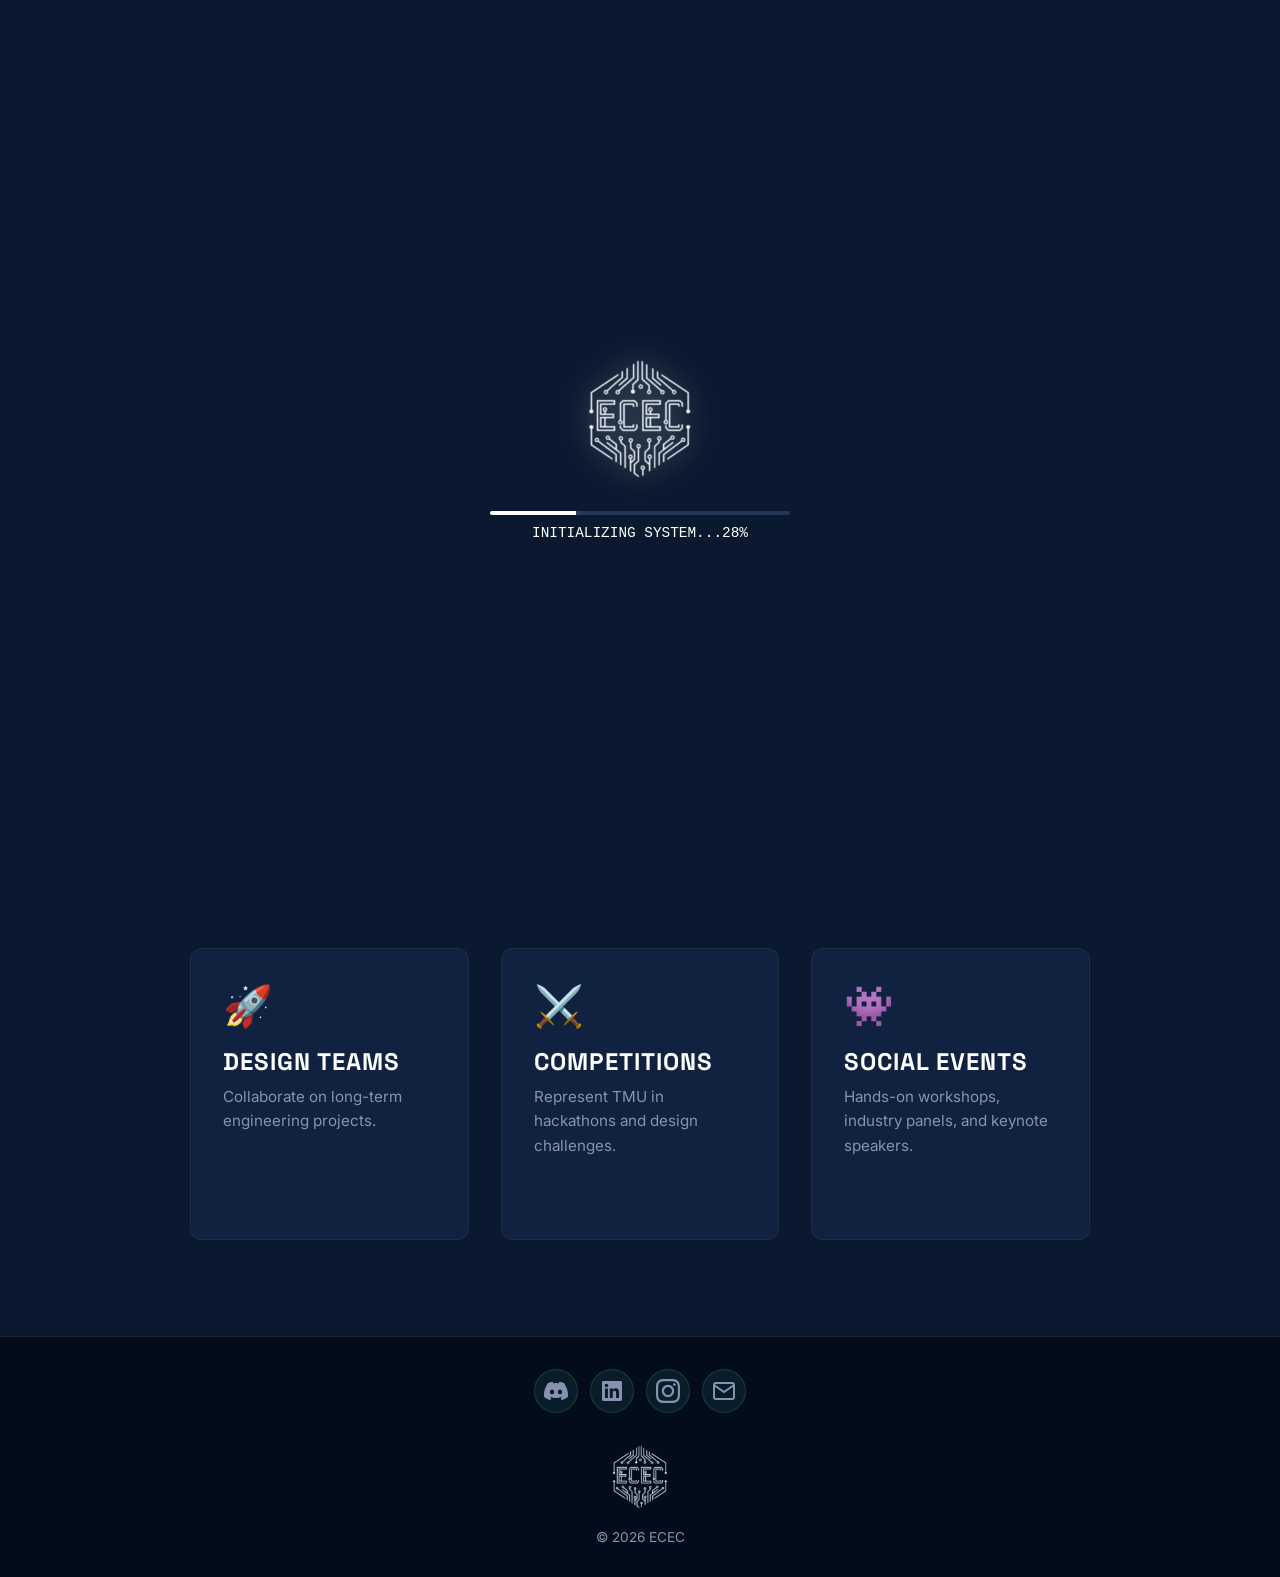
<file: index.html>
<!DOCTYPE html>
<html lang="en">
<head>
    <meta charset="UTF-8">
    <meta name="viewport" content="width=device-width, initial-scale=1.0">
    <link rel="icon" type="image/png" href="assets/ecec-logo.png">
    <title>ECEC - Electrical & Computer Engineering Club</title>
    
    <link rel="preconnect" href="https://fonts.googleapis.com">
    <link rel="preconnect" href="https://fonts.gstatic.com" crossorigin>
    <link href="https://fonts.googleapis.com/css2?family=Inter:wght@400;500;600&family=Poppins:wght@600;700;800&display=swap" rel="stylesheet">
    <link href="https://fonts.googleapis.com/css2?family=Space+Grotesk:wght@500;700&display=swap" rel="stylesheet">
    <link href="https://fonts.googleapis.com/css2?family=Orbitron:wght@900&display=swap" rel="stylesheet">
    <link rel="stylesheet" href="style.css">
    <script>if (sessionStorage.getItem('hasNavigated')) document.write('<style>#loader{display:none!important}</style>');</script>
</head>
<body>

    <div id="loader">
        <div class="loader-content">
            <img src="assets/ecec-logo.png" alt="ECEC Logo" class="loader-logo">
            <div class="progress-bar"><div class="progress-fill"></div></div>
            <div class="loader-status">
                <span>INITIALIZING SYSTEM...</span>
                <span id="loader-percent">0%</span>
            </div>
        </div>
    </div>

    <div id="scroll-progress"></div>

    <nav class="navbar">
        <a href="index.html" class="nav-logo">
            <img src="assets/ecec-logo.png" alt="ECEC Icon" class="nav-icon">
            <!--<span>ECEC</span>-->
        </a>
        <div class="nav-links">
            <a href="index.html" class="active">Home</a>
            <a href="about.html">About</a>
            <a href="teams.html">Teams</a>
            <a href="competitions.html">Competitions</a>
            <a href="events.html">Events</a>
            <a href="contact.html" class="cta-link">Join Us</a>
        </div>
        <div class="mobile-menu-btn" id="menu-toggle">
            <span class="bar"></span>
            <span class="bar"></span>
            <span class="bar"></span>
        </div>
    </nav>

    <header class="hero">
        <canvas id="particle-canvas"></canvas>
        <div class="hero-content">
            <!--<div class="hero-logo-container">
                <img src="assets/ecec-logo.png" alt="ECEC Large Logo" class="hero-main-logo">
            </div>-->
            <div class="hero-text-wrapper">
                <h1>DESIGN. <span class="highlight">CONNECT.</span> INNOVATE.</h1>
                <p>Where engineering meets community. Join TMU's hub for hardware, software, and embedded systems innovation.</p>
                <div class="hero-buttons">
                    <a href="contact.html" class="btn primary">Join the Club</a>
                    <a href="teams.html" class="btn secondary">Explore Projects</a>
                </div>
            </div>
        </div>
    </header>

    <section id="features" class="features-section">
        <div class="container">
            
            <a href="teams.html" class="feature-card">
                <div class="icon">🚀</div>
                <h3>Design Teams</h3>
                <p>Collaborate on long-term engineering projects.</p>
                <span class="learn-more">View Teams →</span>
            </a>

            <a href="competitions.html" class="feature-card">
                <div class="icon">⚔️</div>
                <h3>Competitions</h3>
                <p>Represent TMU in hackathons and design challenges.</p>
                <span class="learn-more">View Competitions →</span>
            </a>

            <a href="events.html" class="feature-card">
                <div class="icon">👾</div>
                <h3>Social Events</h3>
                <p>Hands-on workshops, industry panels, and keynote speakers.</p>
                <span class="learn-more">View Events →</span>
            </a>

        </div>
    </section>

    <footer class="sys-footer">
        <div class="footer-center">
            <div class="social-icons">
                    <a href="https://discord.gg/dvc9TR5KNk" target="_blank" aria-label="Discord">
                        <svg width="24" height="24" viewBox="0 0 24 24" fill="currentColor"><path d="M20.317 4.37a19.791 19.791 0 0 0-4.885-1.515.074.074 0 0 0-.079.037c-.21.375-.444.864-.608 1.25a18.27 18.27 0 0 0-5.487 0 12.64 12.64 0 0 0-.617-1.25.077.077 0 0 0-.079-.037A19.736 19.736 0 0 0 3.677 4.37a.07.07 0 0 0-.032.027C.533 9.046-.32 13.58.099 18.057a.082.082 0 0 0 .031.057 19.9 19.9 0 0 0 5.993 3.03.078.078 0 0 0 .084-.028 14.09 14.09 0 0 0 1.226-1.994.076.076 0 0 0-.041-.106 13.107 13.107 0 0 1-1.872-.892.077.077 0 0 1-.008-.128 10.2 10.2 0 0 0 .372-.292.074.074 0 0 1 .077-.01c3.928 1.793 8.18 1.793 12.062 0a.074.074 0 0 1 .078.01c.12.098.246.198.373.292a.077.077 0 0 1-.006.127 12.299 12.299 0 0 1-1.873.892.077.077 0 0 0-.041.107c.36.698.772 1.362 1.225 1.993a.076.076 0 0 0 .084.028 19.839 19.839 0 0 0 6.002-3.03.077.077 0 0 0 .032-.054c.5-5.177-.838-9.674-3.549-13.66a.061.061 0 0 0-.031-.03zM8.02 15.33c-1.183 0-2.157-1.085-2.157-2.419 0-1.333.956-2.419 2.157-2.419 1.21 0 2.176 1.096 2.157 2.42 0 1.333-.956 2.418-2.157 2.418zm7.975 0c-1.183 0-2.157-1.085-2.157-2.419 0-1.333.955-2.419 2.157-2.419 1.21 0 2.176 1.096 2.157 2.42 0 1.333-.946 2.418-2.157 2.418z"/></svg>
                    </a>
                    <a href="https://www.linkedin.com/company/ececmet/" target="_blank" aria-label="LinkedIn">
                        <svg width="20" height="20" viewBox="0 0 24 24" fill="currentColor"><path d="M20.447 20.452h-3.554v-5.569c0-1.328-.027-3.037-1.852-3.037-1.853 0-2.136 1.445-2.136 2.939v5.667H9.351V9h3.414v1.561h.046c.477-.9 1.637-1.85 3.37-1.85 3.601 0 4.267 2.37 4.267 5.455v6.286zM5.337 7.433c-1.144 0-2.063-.926-2.063-2.065 0-1.138.92-2.063 2.063-2.063 1.14 0 2.064.925 2.064 2.063 0 1.139-.925 2.065-2.064 2.065zm1.782 13.019H3.555V9h3.564v11.452zM22.225 0H1.771C.792 0 0 .774 0 1.729v20.542C0 23.227.792 24 1.771 24h20.451C23.2 24 24 23.227 24 22.271V1.729C24 .774 23.2 0 22.222 0h.003z"/></svg>
                    </a>
                    <a href="https://instagram.com/ecec.met" target="_blank" aria-label="Instagram">
                        <svg width="24" height="24" viewBox="0 0 24 24" fill="currentColor"><path d="M12 2.163c3.204 0 3.584.012 4.85.07 3.252.148 4.771 1.691 4.919 4.919.058 1.265.069 1.645.069 4.849 0 3.205-.012 3.584-.069 4.849-.149 3.225-1.664 4.771-4.919 4.919-1.266.058-1.644.07-4.85.07-3.204 0-3.584-.012-4.849-.07-3.26-.149-4.771-1.699-4.919-4.92-.058-1.265-.07-1.644-.07-4.849 0-3.204.013-3.583.07-4.849.149-3.227 1.664-4.771 4.919-4.919 1.266-.057 1.645-.069 4.849-.069zm0-2.163c-3.259 0-3.667.014-4.947.072-4.358.2-6.78 2.618-6.98 6.98-.059 1.281-.073 1.689-.073 4.948 0 3.259.014 3.668.072 4.948.2 4.358 2.618 6.78 6.98 6.98 1.281.058 1.689.072 4.948.072 3.259 0 3.668-.014 4.948-.072 4.354-.2 6.782-2.618 6.979-6.98.059-1.28.073-1.689.073-4.948 0-3.259-.014-3.667-.072-4.947-.196-4.354-2.617-6.78-6.979-6.98-1.281-.059-1.69-.073-4.949-.073zm0 5.838c-3.403 0-6.162 2.759-6.162 6.162s2.759 6.163 6.162 6.163 6.162-2.759 6.162-6.163c0-3.403-2.759-6.162-6.162-6.162zm0 10.162c-2.209 0-4-1.79-4-4 0-2.209 1.791-4 4-4s4 1.791 4 4c0 2.21-1.791 4-4 4zm6.406-11.845c-.796 0-1.441.645-1.441 1.44s.645 1.44 1.441 1.44c.795 0 1.439-.645 1.439-1.44s-.644-1.44-1.439-1.44z"/></svg>
                    </a>
                    <a href="mailto:ecec.met@gmail.com" aria-label="Email">
                        <svg width="24" height="24" viewBox="0 0 24 24" fill="none" stroke="currentColor" stroke-width="2"><path d="M4 4h16c1.1 0 2 .9 2 2v12c0 1.1-.9 2-2 2H4c-1.1 0-2-.9-2-2V6c0-1.1.9-2 2-2z"></path><polyline points="22,6 12,13 2,6"></polyline></svg>
                    </a>
                </div>
            </div>
            <div class="footer-brand">
                <img src="assets/ecec-logo.png" alt="ECEC" class="footer-icon">
                <span class="copyright">&copy; 2026 ECEC</span>
            </div>
        </div>
    </footer>


    <script src="script.js"></script>
</body>
</html>
</file>
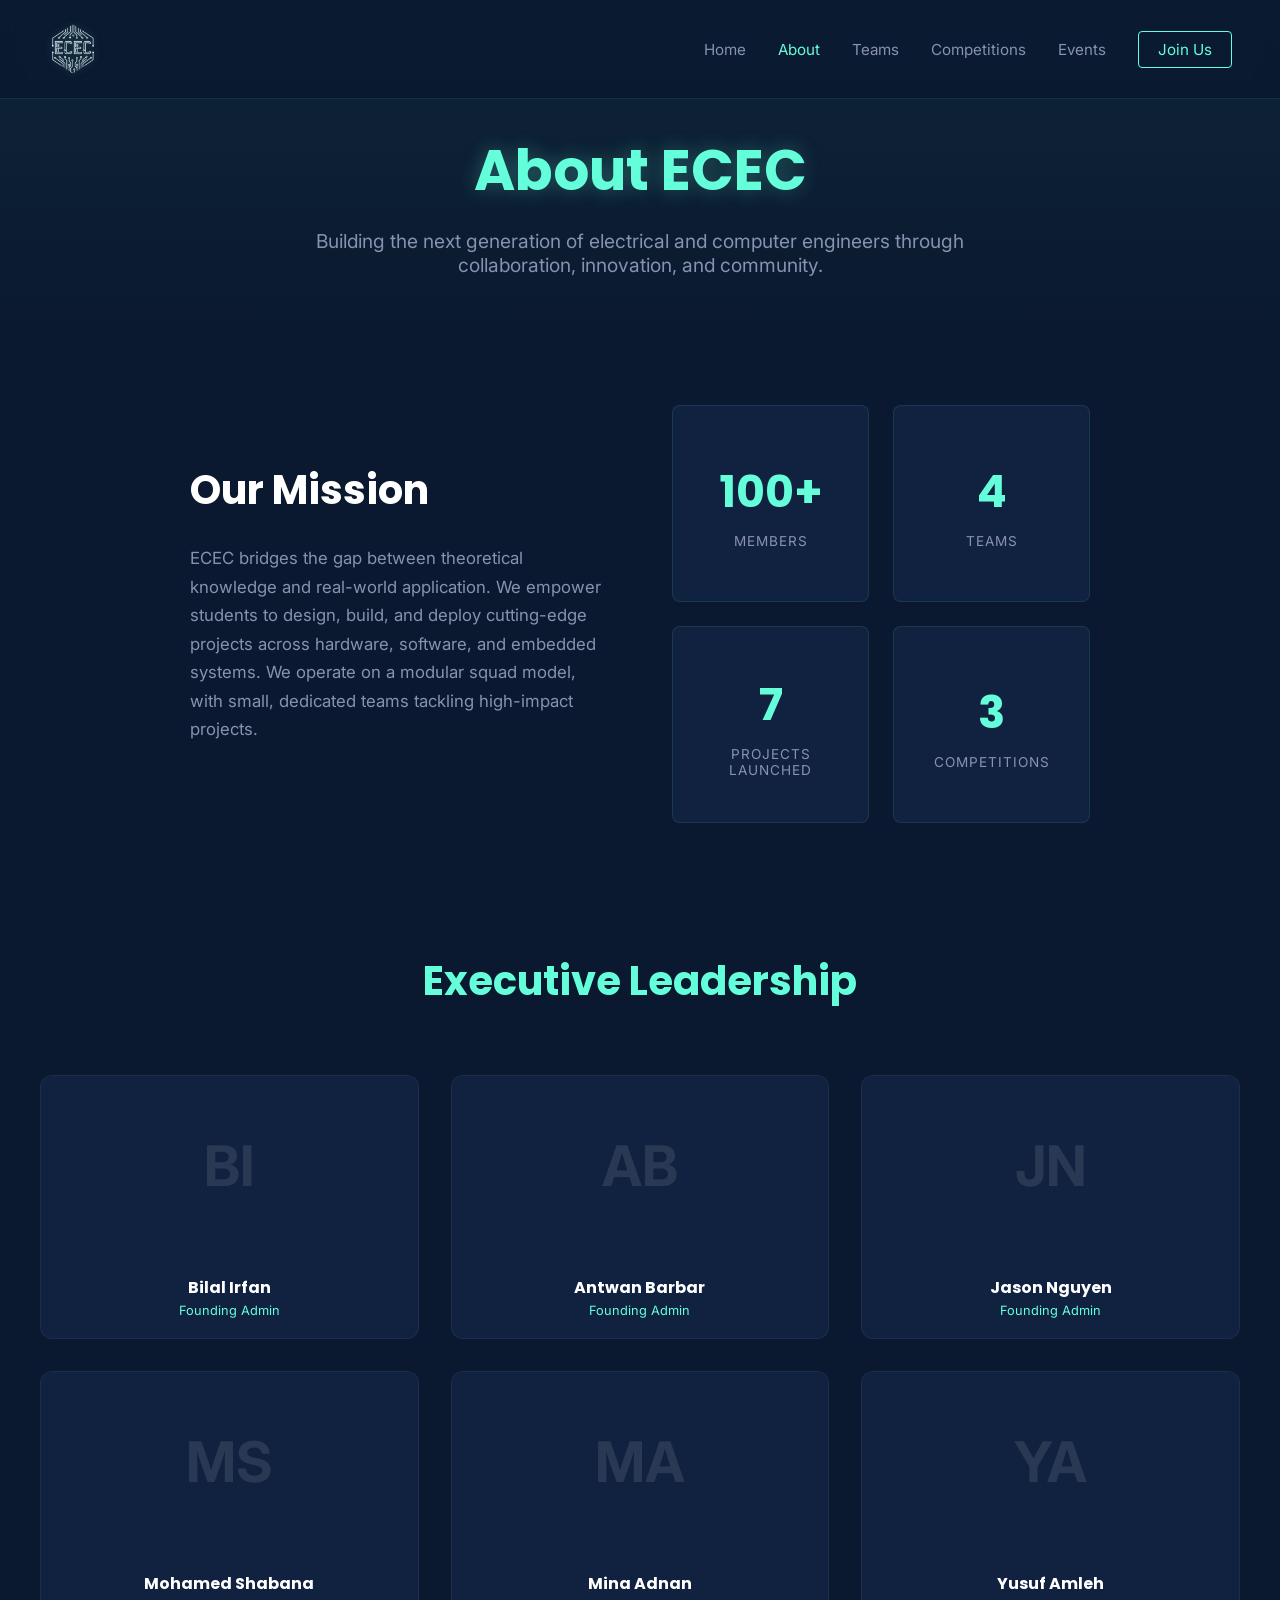
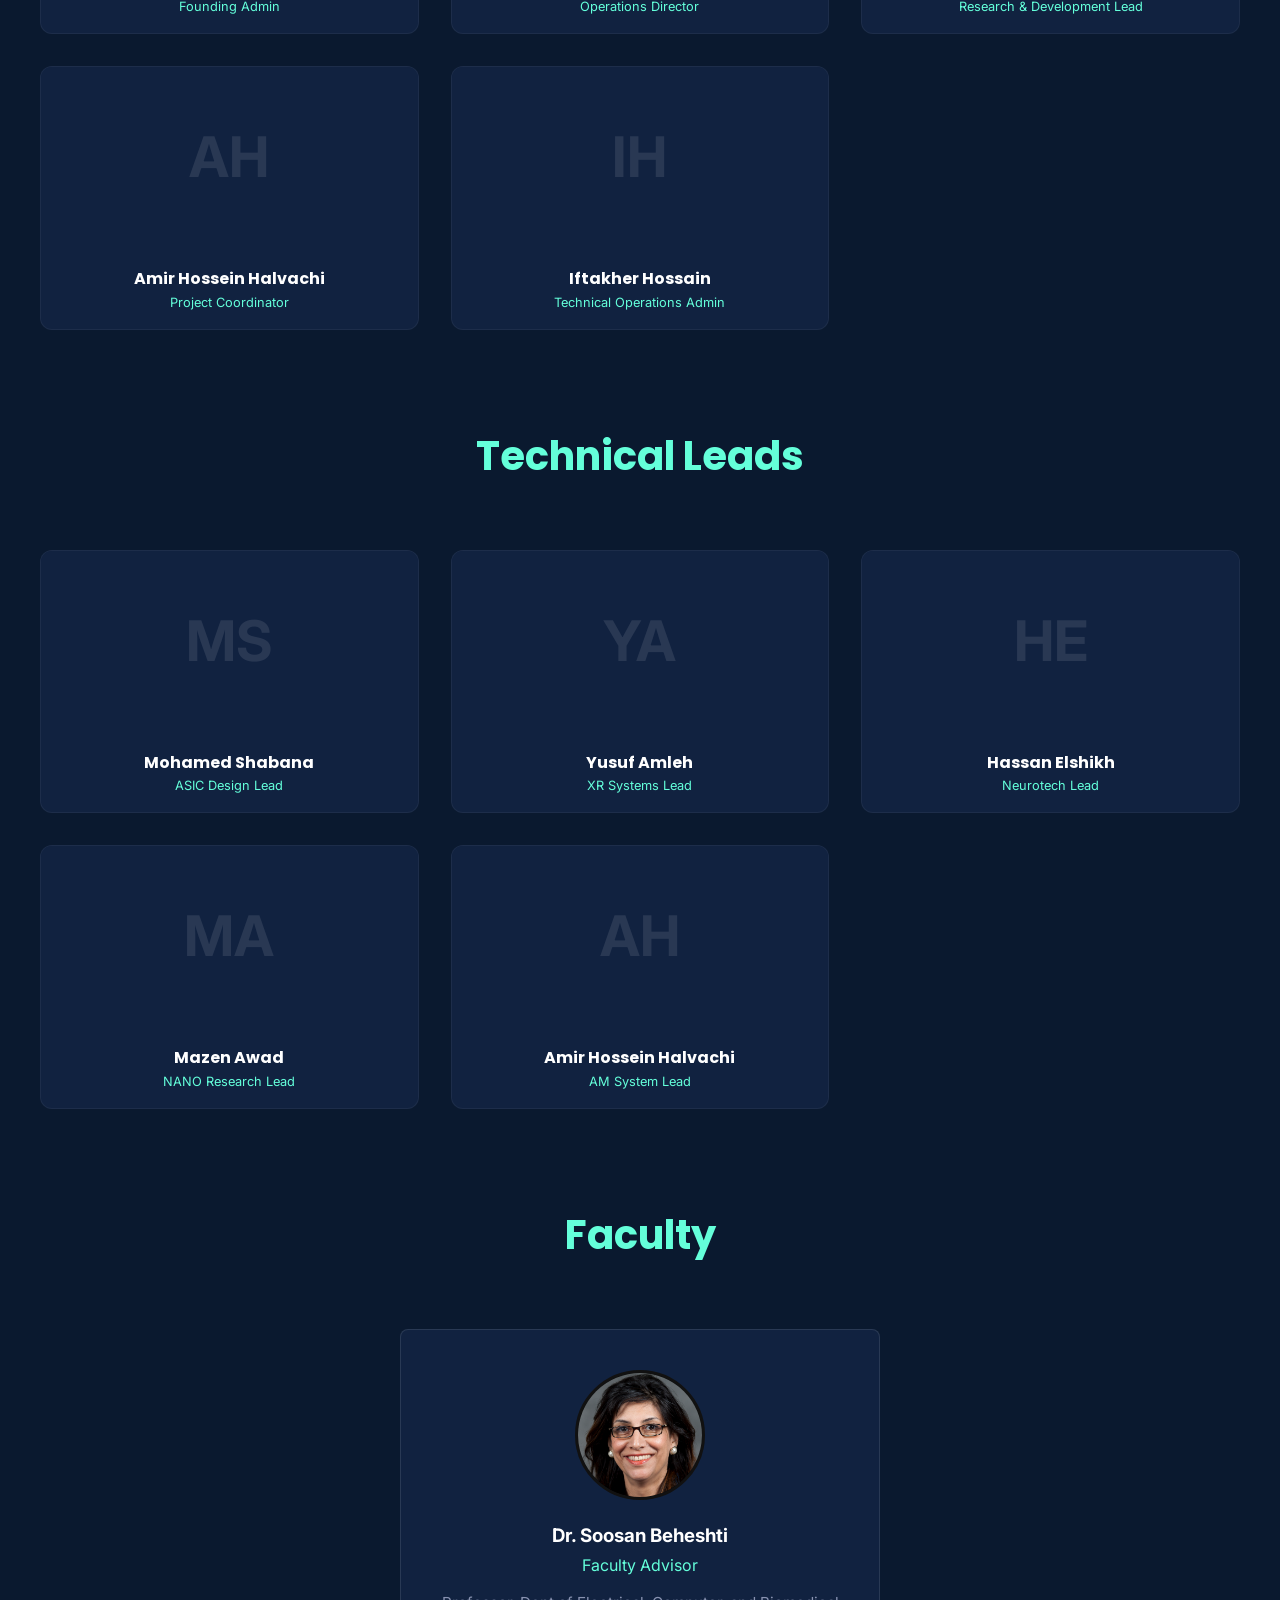
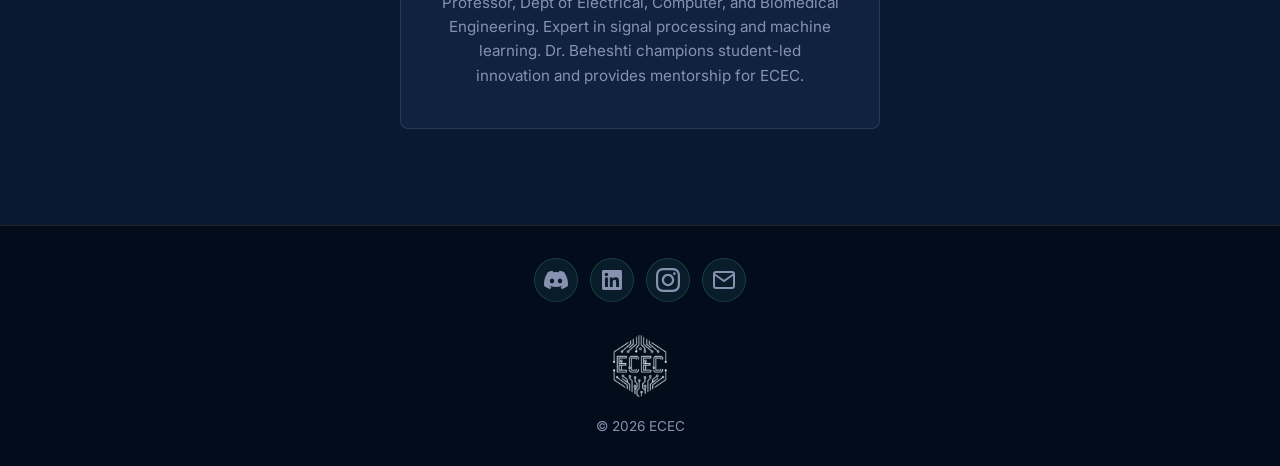
<file: about.html>
<!DOCTYPE html>
<html lang="en">
<head>
    <meta charset="UTF-8">
    <meta name="viewport" content="width=device-width, initial-scale=1.0">
    <link rel="icon" type="image/png" href="assets/ecec-logo.png">
    <title>About - ECEC</title>
    
    <link rel="preconnect" href="https://fonts.googleapis.com">
    <link rel="preconnect" href="https://fonts.gstatic.com" crossorigin>
    <link href="https://fonts.googleapis.com/css2?family=Inter:wght@400;500;600&family=Poppins:wght@600;700;800&display=swap" rel="stylesheet">
    <link href="https://fonts.googleapis.com/css2?family=Orbitron:wght@900&display=swap" rel="stylesheet">
    
    <link rel="stylesheet" href="style.css">
    <link rel="stylesheet" href="about.css">
</head>
<body>

    <div id="scroll-progress"></div>

    <nav class="navbar">
        <a href="index.html" class="nav-logo">
            <img src="assets/ecec-logo.png" alt="ECEC Icon" class="nav-icon">
            <!--<span>ECEC</span>-->
        </a>
        <div class="nav-links">
            <a href="index.html">Home</a>
            <a href="about.html" class="active">About</a>
            <a href="teams.html">Teams</a>
            <a href="competitions.html">Competitions</a>
            <a href="events.html">Events</a>
            <a href="contact.html" class="cta-link">Join Us</a>
        </div>
        <div class="mobile-menu-btn" id="menu-toggle">
    <span class="bar"></span>
    <span class="bar"></span>
    <span class="bar"></span>
</div>
    </nav>

    <header class="page-hero">
        <div class="hero-content">
            <h1>About ECEC</h1>
            <p>Building the next generation of electrical and computer engineers through collaboration, innovation, and community.</p>
        </div>
    </header>

    <section class="mission-section">
        <div class="container mission-layout">
            <div class="mission-text">
                <h2>Our Mission</h2>
                <p>ECEC bridges the gap between theoretical knowledge and real-world application. We empower students to design, build, and deploy cutting-edge projects across hardware, software, and embedded systems. We operate on a modular squad model, with small, dedicated teams tackling high-impact projects.</p>
            </div>
            <div class="stats-grid">
                <div class="stat-card"><div class="stat-number">100+</div><div class="stat-label">Members</div></div>
                <div class="stat-card"><div class="stat-number">4</div><div class="stat-label">Teams</div></div>
                <div class="stat-card"><div class="stat-number">7</div><div class="stat-label">Projects Launched</div></div>
                <div class="stat-card"><div class="stat-number">3</div><div class="stat-label">Competitions</div></div>
            </div>
        </div>
    </section>

    <section class="people-section">
        <div class="container people-container">
            
            <div class="section-header">
                <h2>Executive Leadership</h2>
            </div>

            <div class="people-row">
                <div class="people-grid-full">
                    <div class="person-card large"><div class="initials">BI</div><div class="person-info"><h4>Bilal Irfan</h4><span class="role">Founding Admin</span></div></div>
                    <div class="person-card large"><div class="initials">AB</div><div class="person-info"><h4>Antwan Barbar</h4><span class="role">Founding Admin</span></div></div>
                    <div class="person-card large"><div class="initials">JN</div><div class="person-info"><h4>Jason Nguyen</h4><span class="role">Founding Admin</span></div></div>
                    <div class="person-card large"><div class="initials">MS</div><div class="person-info"><h4>Mohamed Shabana</h4><span class="role">Founding Admin</span></div></div>
                    <div class="person-card large"><div class="initials">MA</div><div class="person-info"><h4>Mina Adnan</h4><span class="role">Operations Director</span></div></div>
                    <div class="person-card large"><div class="initials">YA</div><div class="person-info"><h4>Yusuf Amleh</h4><span class="role">Research & Development Lead</span></div></div>
                    <div class="person-card large"><div class="initials">AH</div><div class="person-info"><h4>Amir Hossein Halvachi</h4><span class="role">Project Coordinator</span></div></div>
                    <div class="person-card large"><div class="initials">IH</div><div class="person-info"><h4>Iftakher Hossain</h4><span class="role">Technical Operations Admin</span></div></div>
                </div>
            </div>

            <div class="section-header" style="margin-top: 6rem;">
                <h2>Technical Leads</h2>
            </div>

            <div class="people-row">
                <div class="people-grid-full">
                    <div class="person-card large"><div class="initials">MS</div><div class="person-info"><h4>Mohamed Shabana</h4><span class="role">ASIC Design Lead</span></div></div>
                    <div class="person-card large"><div class="initials">YA</div><div class="person-info"><h4>Yusuf Amleh</h4><span class="role">XR Systems Lead</span></div></div>
                    <div class="person-card large"><div class="initials">HE</div><div class="person-info"><h4>Hassan Elshikh</h4><span class="role">Neurotech Lead</span></div></div>
                    <div class="person-card large"><div class="initials">MA</div><div class="person-info"><h4>Mazen Awad</h4><span class="role">NANO Research Lead</span></div></div>
                    <div class="person-card large"><div class="initials">AH</div><div class="person-info"><h4>Amir Hossein Halvachi</h4><span class="role">AM System Lead</span></div></div>
                </div>
            </div>

        </div>
    </section>

    <section class="faculty-section">
        <div class="container faculty-container">
            <div class="section-header">
                <h2>Faculty</h2>
            </div>
            <div class="faculty-card faculty-card-wide">
                <div class="faculty-initials">
                    <img src="assets/dr-beheshti.jpg" alt="Dr. Soosan Beheshti" class="faculty-img" onerror="this.style.display='none'">
                    <span class="faculty-placeholder">SB</span>
                </div>
                <div class="faculty-info">
                    <h3>Dr. Soosan Beheshti</h3>
                    <p class="faculty-title">Faculty Advisor</p>
                    <p class="faculty-bio">Professor, Dept of Electrical, Computer, and Biomedical Engineering. Expert in signal processing and machine learning. Dr. Beheshti champions student-led innovation and provides mentorship for ECEC.</p>
                </div>
            </div>
        </div>
    </section>

    <footer class="sys-footer">
        <div class="footer-center">
            <div class="social-icons">
                    <a href="https://discord.gg/dvc9TR5KNk" target="_blank" aria-label="Discord">
                        <svg width="24" height="24" viewBox="0 0 24 24" fill="currentColor"><path d="M20.317 4.37a19.791 19.791 0 0 0-4.885-1.515.074.074 0 0 0-.079.037c-.21.375-.444.864-.608 1.25a18.27 18.27 0 0 0-5.487 0 12.64 12.64 0 0 0-.617-1.25.077.077 0 0 0-.079-.037A19.736 19.736 0 0 0 3.677 4.37a.07.07 0 0 0-.032.027C.533 9.046-.32 13.58.099 18.057a.082.082 0 0 0 .031.057 19.9 19.9 0 0 0 5.993 3.03.078.078 0 0 0 .084-.028 14.09 14.09 0 0 0 1.226-1.994.076.076 0 0 0-.041-.106 13.107 13.107 0 0 1-1.872-.892.077.077 0 0 1-.008-.128 10.2 10.2 0 0 0 .372-.292.074.074 0 0 1 .077-.01c3.928 1.793 8.18 1.793 12.062 0a.074.074 0 0 1 .078.01c.12.098.246.198.373.292a.077.077 0 0 1-.006.127 12.299 12.299 0 0 1-1.873.892.077.077 0 0 0-.041.107c.36.698.772 1.362 1.225 1.993a.076.076 0 0 0 .084.028 19.839 19.839 0 0 0 6.002-3.03.077.077 0 0 0 .032-.054c.5-5.177-.838-9.674-3.549-13.66a.061.061 0 0 0-.031-.03zM8.02 15.33c-1.183 0-2.157-1.085-2.157-2.419 0-1.333.956-2.419 2.157-2.419 1.21 0 2.176 1.096 2.157 2.42 0 1.333-.956 2.418-2.157 2.418zm7.975 0c-1.183 0-2.157-1.085-2.157-2.419 0-1.333.955-2.419 2.157-2.419 1.21 0 2.176 1.096 2.157 2.42 0 1.333-.946 2.418-2.157 2.418z"/></svg>
                    </a>
                    <a href="https://www.linkedin.com/company/ececmet/" target="_blank" aria-label="LinkedIn">
                        <svg width="20" height="20" viewBox="0 0 24 24" fill="currentColor"><path d="M20.447 20.452h-3.554v-5.569c0-1.328-.027-3.037-1.852-3.037-1.853 0-2.136 1.445-2.136 2.939v5.667H9.351V9h3.414v1.561h.046c.477-.9 1.637-1.85 3.37-1.85 3.601 0 4.267 2.37 4.267 5.455v6.286zM5.337 7.433c-1.144 0-2.063-.926-2.063-2.065 0-1.138.92-2.063 2.063-2.063 1.14 0 2.064.925 2.064 2.063 0 1.139-.925 2.065-2.064 2.065zm1.782 13.019H3.555V9h3.564v11.452zM22.225 0H1.771C.792 0 0 .774 0 1.729v20.542C0 23.227.792 24 1.771 24h20.451C23.2 24 24 23.227 24 22.271V1.729C24 .774 23.2 0 22.222 0h.003z"/></svg>
                    </a>
                    <a href="https://instagram.com/ecec.met" target="_blank" aria-label="Instagram">
                        <svg width="24" height="24" viewBox="0 0 24 24" fill="currentColor"><path d="M12 2.163c3.204 0 3.584.012 4.85.07 3.252.148 4.771 1.691 4.919 4.919.058 1.265.069 1.645.069 4.849 0 3.205-.012 3.584-.069 4.849-.149 3.225-1.664 4.771-4.919 4.919-1.266.058-1.644.07-4.85.07-3.204 0-3.584-.012-4.849-.07-3.26-.149-4.771-1.699-4.919-4.92-.058-1.265-.07-1.644-.07-4.849 0-3.204.013-3.583.07-4.849.149-3.227 1.664-4.771 4.919-4.919 1.266-.057 1.645-.069 4.849-.069zm0-2.163c-3.259 0-3.667.014-4.947.072-4.358.2-6.78 2.618-6.98 6.98-.059 1.281-.073 1.689-.073 4.948 0 3.259.014 3.668.072 4.948.2 4.358 2.618 6.78 6.98 6.98 1.281.058 1.689.072 4.948.072 3.259 0 3.668-.014 4.948-.072 4.354-.2 6.782-2.618 6.979-6.98.059-1.28.073-1.689.073-4.948 0-3.259-.014-3.667-.072-4.947-.196-4.354-2.617-6.78-6.979-6.98-1.281-.059-1.69-.073-4.949-.073zm0 5.838c-3.403 0-6.162 2.759-6.162 6.162s2.759 6.163 6.162 6.163 6.162-2.759 6.162-6.163c0-3.403-2.759-6.162-6.162-6.162zm0 10.162c-2.209 0-4-1.79-4-4 0-2.209 1.791-4 4-4s4 1.791 4 4c0 2.21-1.791 4-4 4zm6.406-11.845c-.796 0-1.441.645-1.441 1.44s.645 1.44 1.441 1.44c.795 0 1.439-.645 1.439-1.44s-.644-1.44-1.439-1.44z"/></svg>
                    </a>
                    <a href="mailto:ecec.met@gmail.com" aria-label="Email">
                        <svg width="24" height="24" viewBox="0 0 24 24" fill="none" stroke="currentColor" stroke-width="2"><path d="M4 4h16c1.1 0 2 .9 2 2v12c0 1.1-.9 2-2 2H4c-1.1 0-2-.9-2-2V6c0-1.1.9-2 2-2z"></path><polyline points="22,6 12,13 2,6"></polyline></svg>
                    </a>
                </div>
            </div>
            <div class="footer-brand">
                <img src="assets/ecec-logo.png" alt="ECEC" class="footer-icon">
                <span class="copyright">&copy; 2026 ECEC</span>
            </div>
        </div>
    </footer>

    <script src="script.js"></script>
</body>
</html>
</file>
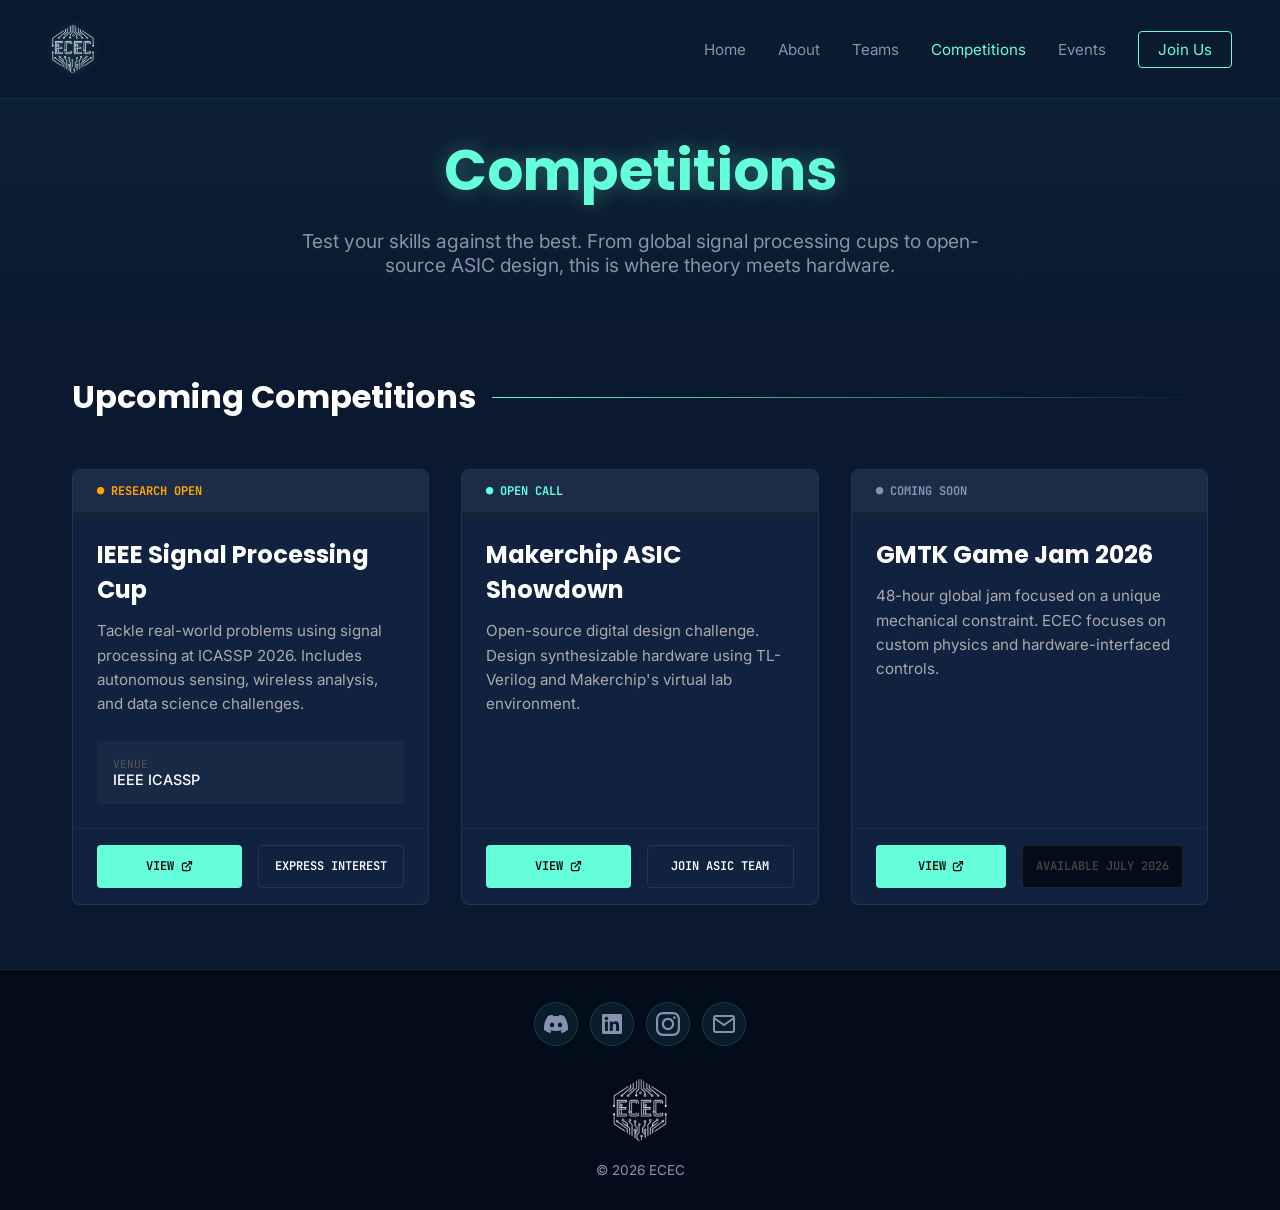
<file: competitions.html>
<!DOCTYPE html>
<html lang="en">
<head>
    <meta charset="UTF-8">
    <meta name="viewport" content="width=device-width, initial-scale=1.0">
    <link rel="icon" type="image/png" href="assets/ecec-logo.png">
    <title>Competitions - ECEC</title>
    <link rel="icon" type="image/png" href="assets/ecec-logo.png">
    
    <link rel="preconnect" href="https://fonts.googleapis.com">
    <link rel="preconnect" href="https://fonts.gstatic.com" crossorigin>
    <link href="https://fonts.googleapis.com/css2?family=Inter:wght@400;500;600&family=Poppins:wght@600;700;800&family=JetBrains+Mono:wght@400;700&display=swap" rel="stylesheet">
    <link href="https://fonts.googleapis.com/css2?family=Orbitron:wght@900&display=swap" rel="stylesheet">
    <link rel="stylesheet" href="style.css">
    <link rel="stylesheet" href="competitions.css">
</head>
<body>
    <div id="scroll-progress"></div>

    <nav class="navbar">
        <a href="index.html" class="nav-logo">
            <img src="assets/ecec-logo.png" alt="ECEC Icon" class="nav-icon">
            <!--<span>ECEC</span>-->
        </a>
        <div class="nav-links">
            <a href="index.html">Home</a>
            <a href="about.html">About</a>
            <a href="teams.html">Teams</a>
            <a href="competitions.html" class="active">Competitions</a>
            <a href="events.html">Events</a>
            <a href="contact.html" class="cta-link">Join Us</a>
        </div>
        <div class="mobile-menu-btn" id="menu-toggle">
            <span class="bar"></span>
            <span class="bar"></span>
            <span class="bar"></span>
        </div>
    </nav>

    <main>
        <header class="page-hero">
            <div class="hero-content">
                <h1>Competitions</h1>
                <p>Test your skills against the best. From global signal processing cups to open-source ASIC design, this is where theory meets hardware.</p>
            </div>
        </header>

        <section class="missions-section">
            <div class="section-header">
                <h2>Upcoming Competitions</h2>
                <div class="decoration-line"></div>
            </div>

            <div class="missions-grid">

                <article class="mission-card">
                    <div class="card-status">
                        <span class="status-indicator warning">● RESEARCH OPEN</span>
                    </div>
                    <div class="card-body">
                        <h3>IEEE Signal Processing Cup</h3>
                        <p class="mission-desc">Tackle real-world problems using signal processing at ICASSP 2026. Includes autonomous sensing, wireless analysis, and data science challenges.</p>
                        <div class="mission-meta">
                            <div class="meta-item">
                                <span class="label">Venue</span>
                                <span class="value">IEEE ICASSP</span>
                            </div>
                        </div>
                    </div>
                    <div class="card-footer">
                        <a href="https://2026.ieeeicassp.org/sp-cup/" target="_blank" class="btn-register">View <svg width="12" height="12" viewBox="0 0 24 24" fill="none" stroke="currentColor" stroke-width="2.5" stroke-linecap="round" stroke-linejoin="round"><path d="M18 13v6a2 2 0 0 1-2 2H5a2 2 0 0 1-2-2V8a2 2 0 0 1 2-2h6"/><polyline points="15 3 21 3 21 9"/><line x1="10" y1="14" x2="21" y2="3"/></svg></a>
                        <a href="contact.html" class="btn-rules">Express Interest</a>
                    </div>
                </article>

                <article class="mission-card">
                    <div class="card-status">
                        <span class="status-indicator">● OPEN CALL</span>
                    </div>
                    <div class="card-body">
                        <h3>Makerchip ASIC Showdown</h3>
                        <p class="mission-desc">Open-source digital design challenge. Design synthesizable hardware using TL-Verilog and Makerchip's virtual lab environment.</p>
                    </div>
                    <div class="card-footer">
                        <a href="https://www.redwoodeda.com/showdown-info" target="_blank" class="btn-register">View <svg width="12" height="12" viewBox="0 0 24 24" fill="none" stroke="currentColor" stroke-width="2.5" stroke-linecap="round" stroke-linejoin="round"><path d="M18 13v6a2 2 0 0 1-2 2H5a2 2 0 0 1-2-2V8a2 2 0 0 1 2-2h6"/><polyline points="15 3 21 3 21 9"/><line x1="10" y1="14" x2="21" y2="3"/></svg></a>
                        <a href="teams.html" class="btn-rules">Join ASIC Team</a>
                    </div>
                </article>

                <article class="mission-card locked">
                    <div class="card-status">
                        <span class="status-indicator locked">● COMING SOON</span>
                    </div>
                    <div class="card-body">
                        <h3>GMTK Game Jam 2026</h3>
                        <p class="mission-desc">48-hour global jam focused on a unique mechanical constraint. ECEC focuses on custom physics and hardware-interfaced controls.</p>
                    </div>
                    <div class="card-footer">
                        <a href="https://itch.io/jam/gmtk-jam-2026" target="_blank" class="btn-register">View <svg width="12" height="12" viewBox="0 0 24 24" fill="none" stroke="currentColor" stroke-width="2.5" stroke-linecap="round" stroke-linejoin="round"><path d="M18 13v6a2 2 0 0 1-2 2H5a2 2 0 0 1-2-2V8a2 2 0 0 1 2-2h6"/><polyline points="15 3 21 3 21 9"/><line x1="10" y1="14" x2="21" y2="3"/></svg></a>
                        <button class="btn-disabled" disabled>Available July 2026</button>
                    </div>
                </article>

            </div>
        </section>
    </main>

    <footer class="sys-footer">
        <div class="footer-center">
            <div class="social-icons">
                    <a href="https://discord.gg/dvc9TR5KNk" target="_blank" aria-label="Discord">
                        <svg width="24" height="24" viewBox="0 0 24 24" fill="currentColor"><path d="M20.317 4.37a19.791 19.791 0 0 0-4.885-1.515.074.074 0 0 0-.079.037c-.21.375-.444.864-.608 1.25a18.27 18.27 0 0 0-5.487 0 12.64 12.64 0 0 0-.617-1.25.077.077 0 0 0-.079-.037A19.736 19.736 0 0 0 3.677 4.37a.07.07 0 0 0-.032.027C.533 9.046-.32 13.58.099 18.057a.082.082 0 0 0 .031.057 19.9 19.9 0 0 0 5.993 3.03.078.078 0 0 0 .084-.028 14.09 14.09 0 0 0 1.226-1.994.076.076 0 0 0-.041-.106 13.107 13.107 0 0 1-1.872-.892.077.077 0 0 1-.008-.128 10.2 10.2 0 0 0 .372-.292.074.074 0 0 1 .077-.01c3.928 1.793 8.18 1.793 12.062 0a.074.074 0 0 1 .078.01c.12.098.246.198.373.292a.077.077 0 0 1-.006.127 12.299 12.299 0 0 1-1.873.892.077.077 0 0 0-.041.107c.36.698.772 1.362 1.225 1.993a.076.076 0 0 0 .084.028 19.839 19.839 0 0 0 6.002-3.03.077.077 0 0 0 .032-.054c.5-5.177-.838-9.674-3.549-13.66a.061.061 0 0 0-.031-.03zM8.02 15.33c-1.183 0-2.157-1.085-2.157-2.419 0-1.333.956-2.419 2.157-2.419 1.21 0 2.176 1.096 2.157 2.42 0 1.333-.956 2.418-2.157 2.418zm7.975 0c-1.183 0-2.157-1.085-2.157-2.419 0-1.333.955-2.419 2.157-2.419 1.21 0 2.176 1.096 2.157 2.42 0 1.333-.946 2.418-2.157 2.418z"/></svg>
                    </a>
                    <a href="https://www.linkedin.com/company/ececmet/" target="_blank" aria-label="LinkedIn">
                        <svg width="20" height="20" viewBox="0 0 24 24" fill="currentColor"><path d="M20.447 20.452h-3.554v-5.569c0-1.328-.027-3.037-1.852-3.037-1.853 0-2.136 1.445-2.136 2.939v5.667H9.351V9h3.414v1.561h.046c.477-.9 1.637-1.85 3.37-1.85 3.601 0 4.267 2.37 4.267 5.455v6.286zM5.337 7.433c-1.144 0-2.063-.926-2.063-2.065 0-1.138.92-2.063 2.063-2.063 1.14 0 2.064.925 2.064 2.063 0 1.139-.925 2.065-2.064 2.065zm1.782 13.019H3.555V9h3.564v11.452zM22.225 0H1.771C.792 0 0 .774 0 1.729v20.542C0 23.227.792 24 1.771 24h20.451C23.2 24 24 23.227 24 22.271V1.729C24 .774 23.2 0 22.222 0h.003z"/></svg>
                    </a>
                    <a href="https://instagram.com/ecec.met" target="_blank" aria-label="Instagram">
                        <svg width="24" height="24" viewBox="0 0 24 24" fill="currentColor"><path d="M12 2.163c3.204 0 3.584.012 4.85.07 3.252.148 4.771 1.691 4.919 4.919.058 1.265.069 1.645.069 4.849 0 3.205-.012 3.584-.069 4.849-.149 3.225-1.664 4.771-4.919 4.919-1.266.058-1.644.07-4.85.07-3.204 0-3.584-.012-4.849-.07-3.26-.149-4.771-1.699-4.919-4.92-.058-1.265-.07-1.644-.07-4.849 0-3.204.013-3.583.07-4.849.149-3.227 1.664-4.771 4.919-4.919 1.266-.057 1.645-.069 4.849-.069zm0-2.163c-3.259 0-3.667.014-4.947.072-4.358.2-6.78 2.618-6.98 6.98-.059 1.281-.073 1.689-.073 4.948 0 3.259.014 3.668.072 4.948.2 4.358 2.618 6.78 6.98 6.98 1.281.058 1.689.072 4.948.072 3.259 0 3.668-.014 4.948-.072 4.354-.2 6.782-2.618 6.979-6.98.059-1.28.073-1.689.073-4.948 0-3.259-.014-3.667-.072-4.947-.196-4.354-2.617-6.78-6.979-6.98-1.281-.059-1.69-.073-4.949-.073zm0 5.838c-3.403 0-6.162 2.759-6.162 6.162s2.759 6.163 6.162 6.163 6.162-2.759 6.162-6.163c0-3.403-2.759-6.162-6.162-6.162zm0 10.162c-2.209 0-4-1.79-4-4 0-2.209 1.791-4 4-4s4 1.791 4 4c0 2.21-1.791 4-4 4zm6.406-11.845c-.796 0-1.441.645-1.441 1.44s.645 1.44 1.441 1.44c.795 0 1.439-.645 1.439-1.44s-.644-1.44-1.439-1.44z"/></svg>
                    </a>
                    <a href="mailto:ecec.met@gmail.com" aria-label="Email">
                        <svg width="24" height="24" viewBox="0 0 24 24" fill="none" stroke="currentColor" stroke-width="2"><path d="M4 4h16c1.1 0 2 .9 2 2v12c0 1.1-.9 2-2 2H4c-1.1 0-2-.9-2-2V6c0-1.1.9-2 2-2z"></path><polyline points="22,6 12,13 2,6"></polyline></svg>
                    </a>
                </div>
            </div>
            <div class="footer-brand">
                <img src="assets/ecec-logo.png" alt="ECEC" class="footer-icon">
                <span class="copyright">&copy; 2026 ECEC</span>
            </div>
        </div>
    </footer>

    <script src="script.js"></script>
    <script>
        function revealMissions() {
            const extra = document.getElementById('extra-missions');
            const trigger = document.getElementById('load-more-trigger');
            extra.style.display = 'grid';
            trigger.style.display = 'none';
        }

        const targetDateStr = null; 
        if (!targetDateStr) {
            document.getElementById("timer-display").style.opacity = "0.3";
        }
    </script>
</body>
</html>
</file>
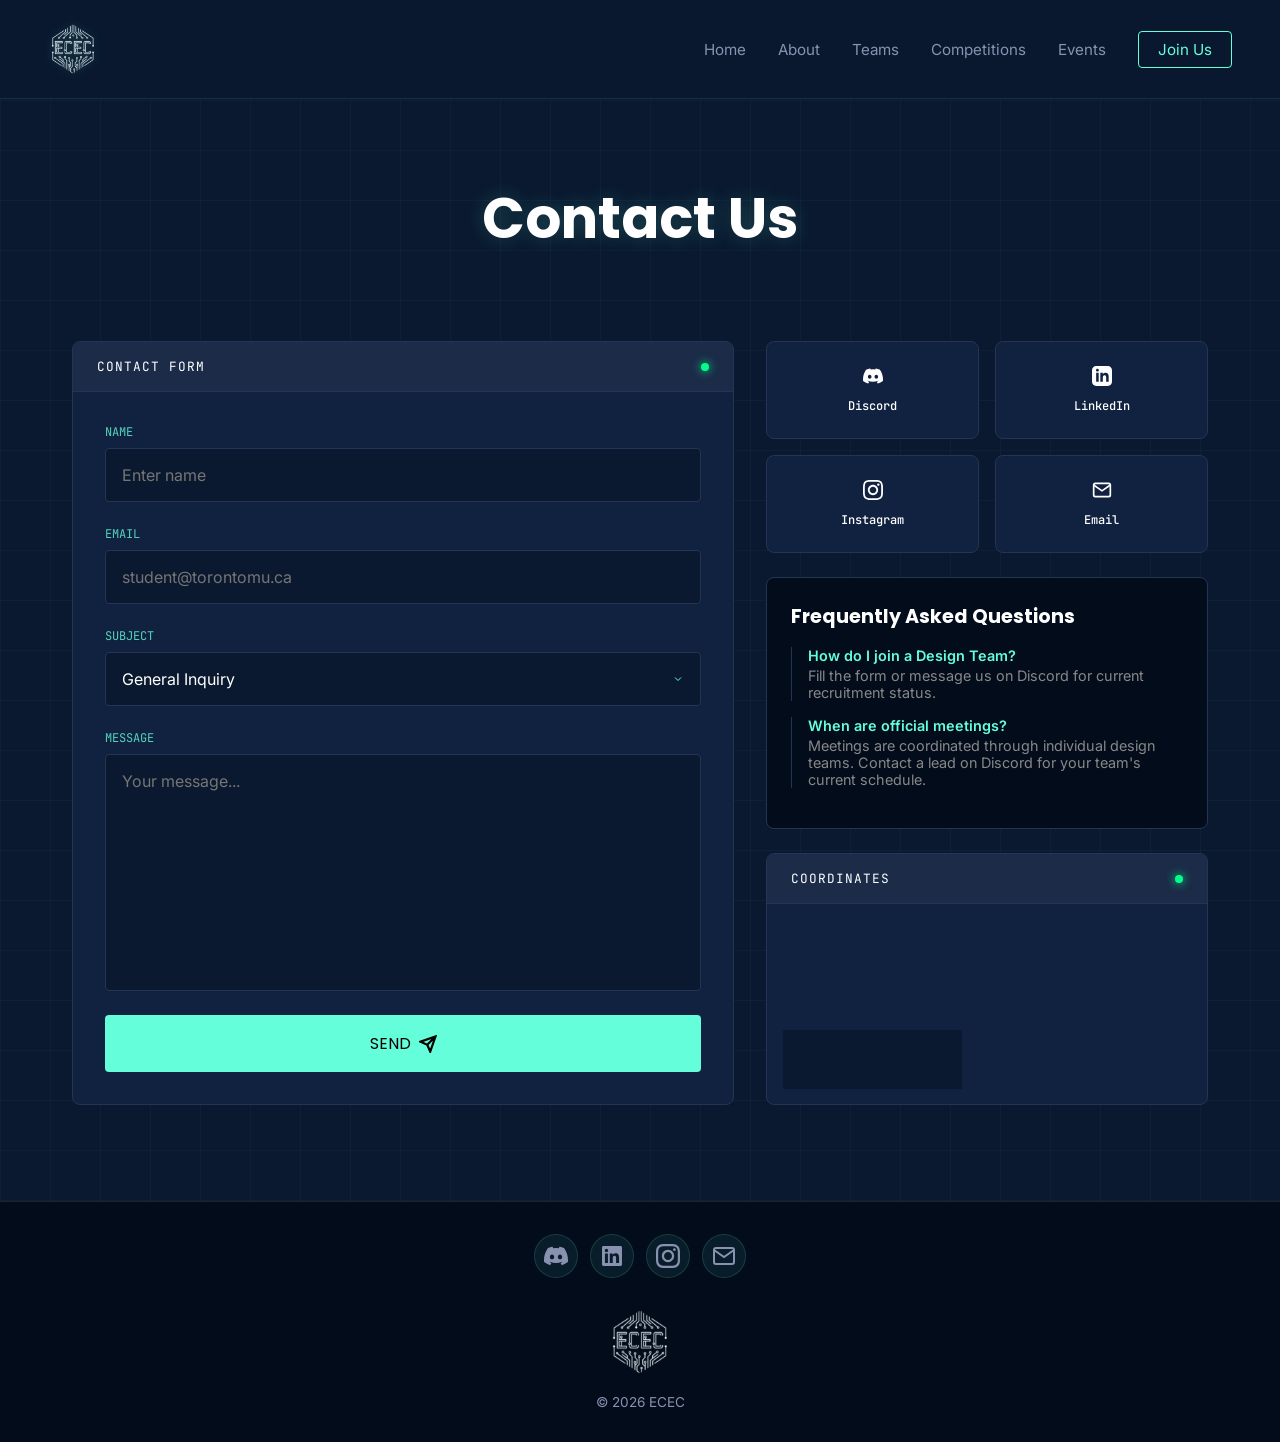
<file: contact.html>
<!DOCTYPE html>
<html lang="en">
<head>
    <meta charset="UTF-8">
    <meta name="viewport" content="width=device-width, initial-scale=1.0">
    <link rel="icon" type="image/png" href="assets/ecec-logo.png">
    <title>Contact - ECEC</title>
    <link rel="icon" type="image/png" href="assets/ecec-logo.png">
    
    <link rel="preconnect" href="https://fonts.googleapis.com">
    <link rel="preconnect" href="https://fonts.gstatic.com" crossorigin>
    <link href="https://fonts.googleapis.com/css2?family=Inter:wght@400;500;600&family=Poppins:wght@600;700;800&family=JetBrains+Mono:wght@400;700&display=swap" rel="stylesheet">
    <link href="https://fonts.googleapis.com/css2?family=Orbitron:wght@900&display=swap" rel="stylesheet">
    
    <link rel="stylesheet" href="style.css">
    <link rel="stylesheet" href="contact.css">
</head>
<body>
    <div id="scroll-progress"></div>

    <nav class="navbar">
        <a href="index.html" class="nav-logo">
            <img src="assets/ecec-logo.png" alt="ECEC Icon" class="nav-icon">
            <!--<span>ECEC</span>-->
        </a>
        <div class="nav-links">
            <a href="index.html">Home</a>
            <a href="about.html">About</a>
            <a href="teams.html">Teams</a>
            <a href="competitions.html">Competitions</a>
            <a href="events.html">Events</a>
            <a href="contact.html" class="cta-link active">Join Us</a>
        </div>
        <div class="mobile-menu-btn" id="menu-toggle">
            <span class="bar"></span>
            <span class="bar"></span>
            <span class="bar"></span>
        </div>
    </nav>

    <main class="contact-main">
        <header class="contact-hero">
            <h1>Contact Us</h1>
        </header>

        <div class="contact-grid">
            <section class="form-container">
                <div class="panel-header">
                    <span class="panel-title">CONTACT FORM</span>
                    <div class="status-light" id="form-light"></div>
                </div>

                <div id="success-screen" class="terminal-success" style="display: none;">
                    <div class="success-content">
                        <span class="success-icon">✓</span>
                        <h3>Message Sent</h3>
                        <p>Your message has been received. We will get back to you shortly.</p>
                        <button onclick="location.reload()" class="reset-btn">Send Another Message</button>
                    </div>
                </div>

                <form id="contact-form" action="https://formspree.io/f/xgoneqag" method="POST" class="uplink-form">
                    <div class="input-group">
                        <label>NAME</label>
                        <input type="text" name="name" placeholder="Enter name" required>
                    </div>
                    <div class="input-group">
                        <label>EMAIL</label>
                        <input type="email" name="email" placeholder="student@torontomu.ca" required>
                    </div>
                    <div class="input-group">
                        <label>SUBJECT</label>
                        <select name="directive">
                            <option>General Inquiry</option>
                            <option>Team Recruitment</option>
                            <option>Sponsorship Proposal</option>
                            <option>Leadership Application</option>
                            <option>Other</option>
                        </select>
                    </div>
                    <div class="input-group">
                        <label>MESSAGE</label>
                        <textarea name="message" rows="9" placeholder="Your message..." required></textarea>
                    </div>
                    <button type="submit" class="submit-btn" id="submit-btn">
                        <span>SEND</span>
                        <svg width="18" height="18" viewBox="0 0 24 24" fill="none" stroke="currentColor" stroke-width="3"><path d="M22 2L11 13M22 2l-7 20-4-9-9-4 20-7z"/></svg>
                    </button>
                </form>
            </section>

            <aside class="info-sidebar">
                <div class="social-matrix-grid">
                    <a href="https://discord.gg/dvc9TR5KNk" target="_blank" class="matrix-card discord">
                        <svg width="20" height="20" fill="currentColor" viewBox="0 0 24 24"><path d="M20.317 4.37a19.791 19.791 0 0 0-4.885-1.515.074.074 0 0 0-.079.037c-.21.375-.444.864-.608 1.25a18.27 18.27 0 0 0-5.487 0 12.64 12.64 0 0 0-.617-1.25.077.077 0 0 0-.079-.037A19.736 19.736 0 0 0 3.677 4.37a.07.07 0 0 0-.032.027C.533 9.046-.32 13.58.099 18.057a.082.082 0 0 0 .031.057 19.9 19.9 0 0 0 5.993 3.03.078.078 0 0 0 .084-.028 14.09 14.09 0 0 0 1.226-1.994.076.076 0 0 0-.041-.106 13.107 13.107 0 0 1-1.872-.892.077.077 0 0 1-.008-.128 10.2 10.2 0 0 0 .372-.292.074.074 0 0 1 .077-.01c3.928 1.793 8.18 1.793 12.062 0a.074.074 0 0 1 .078.01c.12.098.246.198.373.292a.077.077 0 0 1-.006.127 12.299 12.299 0 0 1-1.873.892.077.077 0 0 0-.041.107c.36.698.772 1.362 1.225 1.993a.076.076 0 0 0 .084.028 19.839 19.839 0 0 0 6.002-3.03.077.077 0 0 0 .032-.054c.5-5.177-.838-9.674-3.549-13.66a.061.061 0 0 0-.031-.03zM8.02 15.33c-1.183 0-2.157-1.085-2.157-2.419 0-1.333.956-2.419 2.157-2.419 1.21 0 2.176 1.096 2.157 2.42 0 1.333-.956 2.418-2.157 2.418zm7.975 0c-1.183 0-2.157-1.085-2.157-2.419 0-1.333.955-2.419 2.157-2.419 1.21 0 2.176 1.096 2.157 2.42 0 1.333-.946 2.418-2.157 2.418z"/></svg>
                        <span>Discord</span>
                    </a>
                    <a href="https://www.linkedin.com/company/ececmet/" target="_blank" class="matrix-card linkedin">
                        <svg width="20" height="20" fill="currentColor" viewBox="0 0 24 24"><path d="M19 0h-14c-2.761 0-5 2.239-5 5v14c0 2.761 2.239 5 5 5h14c2.762 0 5-2.239 5-5v-14c0-2.761-2.238-5-5-5zm-11 19h-3v-11h3v11zm-1.5-12.268c-.966 0-1.75-.79-1.75-1.764s.784-1.764 1.75-1.764 1.75.79 1.75 1.764-.783 1.764-1.75 1.764zm13.5 12.268h-3v-5.604c0-3.368-4-3.113-4 0v5.604h-3v-11h3v1.765c1.396-2.586 7-2.777 7 2.476v6.759z"/></svg>
                        <span>LinkedIn</span>
                    </a>
                    <a href="https://instagram.com/ecec.met" target="_blank" class="matrix-card instagram">
                        <svg width="20" height="20" fill="currentColor" viewBox="0 0 24 24"><path d="M12 2.163c3.204 0 3.584.012 4.85.07 3.252.148 4.771 1.691 4.919 4.919.058 1.265.069 1.645.069 4.849 0 3.205-.012 3.584-.069 4.849-.149 3.225-1.664 4.771-4.919 4.919-1.266.058-1.644.07-4.85.07-3.204 0-3.584-.012-4.849-.07-3.26-.149-4.771-1.699-4.919-4.92-.058-1.265-.07-1.644-.07-4.849 0-3.204.013-3.583.07-4.849.149-3.227 1.664-4.771 4.919-4.919 1.266-.057 1.645-.069 4.849-.069zm0-2.163c-3.259 0-3.667.014-4.947.072-4.358.2-6.78 2.618-6.98 6.98-.059 1.281-.073 1.689-.073 4.948 0 3.259.014 3.668.072 4.948.2 4.358 2.618 6.78 6.98 6.98 1.281.058 1.689.072 4.948.072 3.259 0 3.668-.014 4.948-.072 4.354-.2 6.782-2.618 6.979-6.98.059-1.28.073-1.689.073-4.948 0-3.259-.014-3.667-.072-4.947-.196-4.354-2.617-6.78-6.979-6.98-1.281-.059-1.69-.073-4.949-.073zm0 5.838c-3.403 0-6.162 2.759-6.162 6.162s2.759 6.163 6.162 6.163 6.162-2.759 6.162-6.163c0-3.403-2.759-6.162-6.162-6.162zm0 10.162c-2.209 0-4-1.79-4-4 0-2.209 1.791-4 4-4s4 1.791 4 4c0 2.21-1.791 4-4 4zm6.406-11.845c-.796 0-1.441.645-1.441 1.44s.645 1.44 1.441 1.44c.795 0 1.439-.645 1.439-1.44s-.644-1.44-1.439-1.44z"/></svg>
                        <span>Instagram</span>
                    </a>
                    <a href="mailto:ecec.met@gmail.com" class="matrix-card email">
                        <svg width="20" height="20" viewBox="0 0 24 24" fill="none" stroke="currentColor" stroke-width="2"><path d="M4 4h16c1.1 0 2 .9 2 2v12c0 1.1-.9 2-2 2H4c-1.1 0-2-.9-2-2V6c0-1.1.9-2 2-2z"/><polyline points="22,6 12,13 2,6"/></svg>
                        <span>Email</span>
                    </a>
                </div>

                <div class="faq-mini">
                    <h3>Frequently Asked Questions</h3>
                    <div class="faq-item">
                        <p class="q">How do I join a Design Team?</p>
                        <p class="a">Fill the form or message us on Discord for current recruitment status.</p>
                    </div>
                    <div class="faq-item">
                        <p class="q">When are official meetings?</p>
                        <p class="a">Meetings are coordinated through individual design teams. Contact a lead on Discord for your team's current schedule.</p>
                    </div>
                </div>

                <div class="location-block">
                    <div class="panel-header">
                        <span class="panel-title">COORDINATES</span>
                        <div class="status-light"></div>
                    </div>
                    <div class="map-wrapper">
                        <iframe src="https://www.google.com/maps/embed?pb=!1m18!1m12!1m3!1d1443.0766187748!2d-79.3798939626223!3d43.65739345719912!2m3!1f0!2f0!3f0!3m2!1i1024!2i768!4f13.1!3m3!1m2!1s0x882b34cb62675971%3A0x6a666249e29f5f0!2sGeorge%20Vari%20Engineering%20and%20Computing%20Centre!5e0!3m2!1sen!2sca!4v1700000000000!5m2!1sen!2sca&key=YOUR_API_KEY&maptype=satellite" allowfullscreen="" loading="lazy"></iframe>
                        <div class="location-overlay">
                            <p><strong>ENG Building</strong><br>245 Church St, Toronto</p>
                        </div>
                    </div>
                </div>
            </aside>
        </div>
    </main>

    <footer class="sys-footer">
        <div class="footer-center">
            <div class="social-icons">
                    <a href="https://discord.gg/dvc9TR5KNk" target="_blank" aria-label="Discord">
                        <svg width="24" height="24" viewBox="0 0 24 24" fill="currentColor"><path d="M20.317 4.37a19.791 19.791 0 0 0-4.885-1.515.074.074 0 0 0-.079.037c-.21.375-.444.864-.608 1.25a18.27 18.27 0 0 0-5.487 0 12.64 12.64 0 0 0-.617-1.25.077.077 0 0 0-.079-.037A19.736 19.736 0 0 0 3.677 4.37a.07.07 0 0 0-.032.027C.533 9.046-.32 13.58.099 18.057a.082.082 0 0 0 .031.057 19.9 19.9 0 0 0 5.993 3.03.078.078 0 0 0 .084-.028 14.09 14.09 0 0 0 1.226-1.994.076.076 0 0 0-.041-.106 13.107 13.107 0 0 1-1.872-.892.077.077 0 0 1-.008-.128 10.2 10.2 0 0 0 .372-.292.074.074 0 0 1 .077-.01c3.928 1.793 8.18 1.793 12.062 0a.074.074 0 0 1 .078.01c.12.098.246.198.373.292a.077.077 0 0 1-.006.127 12.299 12.299 0 0 1-1.873.892.077.077 0 0 0-.041.107c.36.698.772 1.362 1.225 1.993a.076.076 0 0 0 .084.028 19.839 19.839 0 0 0 6.002-3.03.077.077 0 0 0 .032-.054c.5-5.177-.838-9.674-3.549-13.66a.061.061 0 0 0-.031-.03zM8.02 15.33c-1.183 0-2.157-1.085-2.157-2.419 0-1.333.956-2.419 2.157-2.419 1.21 0 2.176 1.096 2.157 2.42 0 1.333-.956 2.418-2.157 2.418zm7.975 0c-1.183 0-2.157-1.085-2.157-2.419 0-1.333.955-2.419 2.157-2.419 1.21 0 2.176 1.096 2.157 2.42 0 1.333-.946 2.418-2.157 2.418z"/></svg>
                    </a>
                    <a href="https://www.linkedin.com/company/ececmet/" target="_blank" aria-label="LinkedIn">
                        <svg width="20" height="20" viewBox="0 0 24 24" fill="currentColor"><path d="M20.447 20.452h-3.554v-5.569c0-1.328-.027-3.037-1.852-3.037-1.853 0-2.136 1.445-2.136 2.939v5.667H9.351V9h3.414v1.561h.046c.477-.9 1.637-1.85 3.37-1.85 3.601 0 4.267 2.37 4.267 5.455v6.286zM5.337 7.433c-1.144 0-2.063-.926-2.063-2.065 0-1.138.92-2.063 2.063-2.063 1.14 0 2.064.925 2.064 2.063 0 1.139-.925 2.065-2.064 2.065zm1.782 13.019H3.555V9h3.564v11.452zM22.225 0H1.771C.792 0 0 .774 0 1.729v20.542C0 23.227.792 24 1.771 24h20.451C23.2 24 24 23.227 24 22.271V1.729C24 .774 23.2 0 22.222 0h.003z"/></svg>
                    </a>
                    <a href="https://instagram.com/ecec.met" target="_blank" aria-label="Instagram">
                        <svg width="24" height="24" viewBox="0 0 24 24" fill="currentColor"><path d="M12 2.163c3.204 0 3.584.012 4.85.07 3.252.148 4.771 1.691 4.919 4.919.058 1.265.069 1.645.069 4.849 0 3.205-.012 3.584-.069 4.849-.149 3.225-1.664 4.771-4.919 4.919-1.266.058-1.644.07-4.85.07-3.204 0-3.584-.012-4.849-.07-3.26-.149-4.771-1.699-4.919-4.92-.058-1.265-.07-1.644-.07-4.849 0-3.204.013-3.583.07-4.849.149-3.227 1.664-4.771 4.919-4.919 1.266-.057 1.645-.069 4.849-.069zm0-2.163c-3.259 0-3.667.014-4.947.072-4.358.2-6.78 2.618-6.98 6.98-.059 1.281-.073 1.689-.073 4.948 0 3.259.014 3.668.072 4.948.2 4.358 2.618 6.78 6.98 6.98 1.281.058 1.689.072 4.948.072 3.259 0 3.668-.014 4.948-.072 4.354-.2 6.782-2.618 6.979-6.98.059-1.28.073-1.689.073-4.948 0-3.259-.014-3.667-.072-4.947-.196-4.354-2.617-6.78-6.979-6.98-1.281-.059-1.69-.073-4.949-.073zm0 5.838c-3.403 0-6.162 2.759-6.162 6.162s2.759 6.163 6.162 6.163 6.162-2.759 6.162-6.163c0-3.403-2.759-6.162-6.162-6.162zm0 10.162c-2.209 0-4-1.79-4-4 0-2.209 1.791-4 4-4s4 1.791 4 4c0 2.21-1.791 4-4 4zm6.406-11.845c-.796 0-1.441.645-1.441 1.44s.645 1.44 1.441 1.44c.795 0 1.439-.645 1.439-1.44s-.644-1.44-1.439-1.44z"/></svg>
                    </a>
                    <a href="mailto:ecec.met@gmail.com" aria-label="Email">
                        <svg width="24" height="24" viewBox="0 0 24 24" fill="none" stroke="currentColor" stroke-width="2"><path d="M4 4h16c1.1 0 2 .9 2 2v12c0 1.1-.9 2-2 2H4c-1.1 0-2-.9-2-2V6c0-1.1.9-2 2-2z"></path><polyline points="22,6 12,13 2,6"></polyline></svg>
                    </a>
                </div>
            </div>
            <div class="footer-brand">
                <img src="assets/ecec-logo.png" alt="ECEC" class="footer-icon">
                <span class="copyright">&copy; 2026 ECEC</span>
            </div>
        </div>
    </footer>
    
    <script>
        const contactForm = document.getElementById('contact-form');
        const successScreen = document.getElementById('success-screen');
        const light = document.getElementById('form-light');
        const submitBtn = document.getElementById('submit-btn');

        contactForm.addEventListener('submit', function(e) {
            e.preventDefault();
            submitBtn.disabled = true;
            submitBtn.querySelector('span').innerText = "ENCRYPTING...";
            
            const formData = new FormData(this);
            
            fetch(this.action, {
                method: 'POST',
                body: formData,
                headers: {'Accept': 'application/json'}
            }).then(response => {
                if (response.ok) {
                    contactForm.style.display = 'none';
                    successScreen.style.display = 'flex';
                    light.style.background = '#00FF88';
                    light.style.boxShadow = '0 0 15px #00FF88';
                } else {
                    response.json().then(data => {
                        if (Object.hasOwn(data, 'errors')) {
                            alert(data["errors"].map(error => error["message"]).join(", "));
                        } else {
                            alert("Something went wrong. Please try again.");
                        }
                    });
                    submitBtn.disabled = false;
                    submitBtn.querySelector('span').innerText = "TRY AGAIN";
                }
            }).catch(error => {
                alert("Network Fault. Check your connection.");
                submitBtn.disabled = false;
                submitBtn.querySelector('span').innerText = "TRY AGAIN";
            });
        });
    </script>
    <script src="script.js"></script>
</body>
</html>
</file>
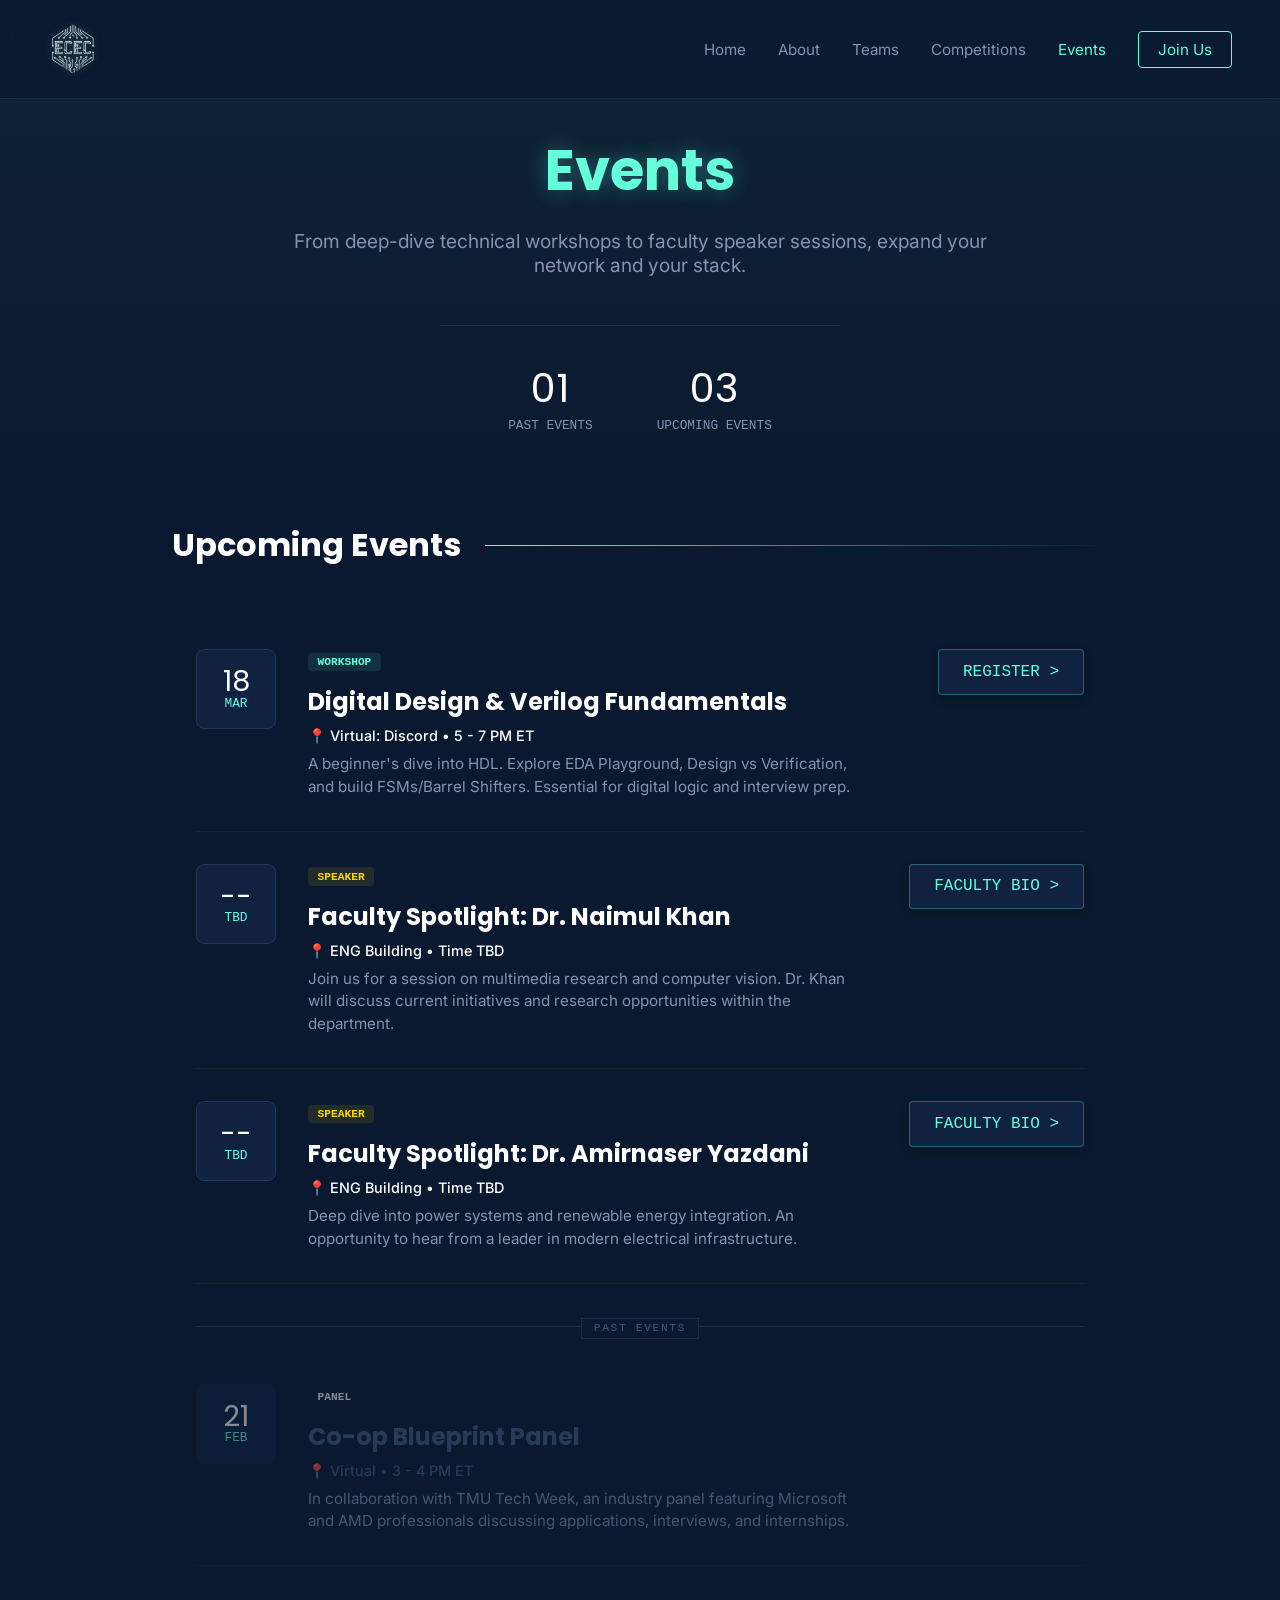
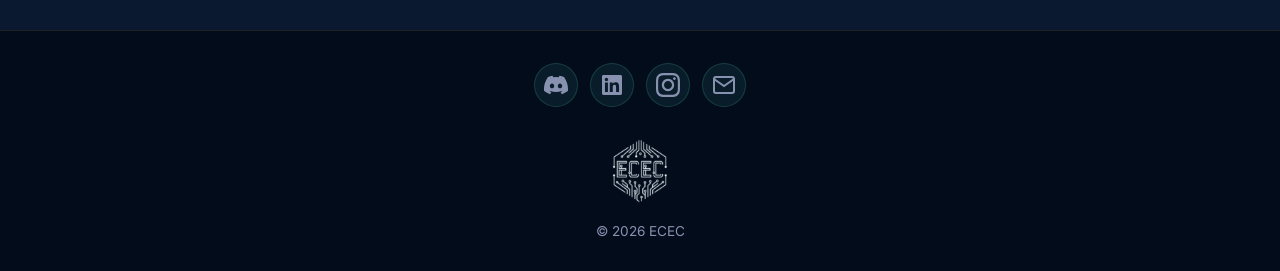
<file: events.html>
<!DOCTYPE html>
<html lang="en">
<head>
    <meta charset="UTF-8">
    <meta name="viewport" content="width=device-width, initial-scale=1.0">
    <link rel="icon" type="image/png" href="assets/ecec-logo.png">
    <title>Events - ECEC</title>
    <link rel="icon" type="image/png" href="assets/ecec-logo.png">
    
    <link rel="preconnect" href="https://fonts.googleapis.com">
    <link rel="preconnect" href="https://fonts.gstatic.com" crossorigin>
    <link href="https://fonts.googleapis.com/css2?family=Inter:wght@400;500;600&family=Poppins:wght@600;700;800&family=JetBrains+Mono:wght@400;700&display=swap" rel="stylesheet">
    <link href="https://fonts.googleapis.com/css2?family=Orbitron:wght@900&display=swap" rel="stylesheet">
    <link rel="stylesheet" href="style.css">
    <link rel="stylesheet" href="events.css">
</head>
<body>
    <div id="scroll-progress"></div>

    <nav class="navbar">
        <a href="index.html" class="nav-logo">
            <img src="assets/ecec-logo.png" alt="ECEC Icon" class="nav-icon">
            <!--<span>ECEC</span>-->
        </a>
        <div class="nav-links">
            <a href="index.html">Home</a>
            <a href="about.html">About</a>
            <a href="teams.html">Teams</a>
            <a href="competitions.html">Competitions</a>
            <a href="events.html" class="active">Events</a>
            <a href="contact.html" class="cta-link">Join Us</a>
        </div>
        <div class="mobile-menu-btn" id="menu-toggle">
            <span class="bar"></span>
            <span class="bar"></span>
            <span class="bar"></span>
        </div>
    </nav>

    <main>
        <header class="page-hero">
            <div class="hero-content">
                <h1>Events</h1>
                <p>From deep-dive technical workshops to faculty speaker sessions, expand your network and your stack.</p>
                <div class="hero-stats">
                    <div class="stat">
                        <span class="num">01</span>
                        <span class="label">Past Events</span>
                    </div>
                    <div class="stat">
                        <span class="num">03</span>
                        <span class="label">Upcoming Events</span>
                    </div>
                </div>
            </div>
        </header>

        <section class="events-list-section">
            <div class="section-title">
                <h2>Upcoming Events</h2>
                <div class="glitch-line"></div>
            </div>

            <div class="events-container">
                
                <div class="event-row">
                    <div class="event-date">
                        <span class="day">18</span>
                        <span class="month">MAR</span>
                    </div>
                    <div class="event-details">
                        <div class="event-badge workshop">WORKSHOP</div>
                        <h3>Digital Design & Verilog Fundamentals</h3>
                        <p class="location">📍 Virtual: Discord • 5 - 7 PM ET</p>
                        <p class="desc">A beginner's dive into HDL. Explore EDA Playground, Design vs Verification, and build FSMs/Barrel Shifters. Essential for digital logic and interview prep.</p>
                    </div>
                    <div class="event-action">
                        <a href="https://forms.gle/Mw6MnejeRJ6Amxjq8" target="_blank" class="rsvp-btn">REGISTER ></a>
                    </div>
                </div>

                <div class="event-row">
                    <div class="event-date">
                        <span class="day">--</span>
                        <span class="month">TBD</span>
                    </div>
                    <div class="event-details">
                        <div class="event-badge industry">SPEAKER</div>
                        <h3>Faculty Spotlight: Dr. Naimul Khan</h3>
                        <p class="location">📍 ENG Building • Time TBD</p>
                        <p class="desc">Join us for a session on multimedia research and computer vision. Dr. Khan will discuss current initiatives and research opportunities within the department.</p>
                    </div>
                    <div class="event-action">
                        <a href="https://www.torontomu.ca/electrical-computer-biomedical/people/faculty/naimul-khan/" target="_blank" class="rsvp-btn">FACULTY BIO ></a>
                    </div>
                </div>

                <div class="event-row">
                    <div class="event-date">
                        <span class="day">--</span>
                        <span class="month">TBD</span>
                    </div>
                    <div class="event-details">
                        <div class="event-badge industry">SPEAKER</div>
                        <h3>Faculty Spotlight: Dr. Amirnaser Yazdani</h3>
                        <p class="location">📍 ENG Building • Time TBD</p>
                        <p class="desc">Deep dive into power systems and renewable energy integration. An opportunity to hear from a leader in modern electrical infrastructure.</p>
                    </div>
                    <div class="event-action">
                        <a href="https://www.torontomu.ca/electrical-computer-biomedical/people/faculty/amirnaser-yazdani/" target="_blank" class="rsvp-btn">FACULTY BIO ></a>
                    </div>
                </div>

                <div class="archive-divider"><span>Past Events</span></div>

                <div class="event-row past-event">
                    <div class="event-date">
                        <span class="day">21</span>
                        <span class="month">FEB</span>
                    </div>
                    <div class="event-details">
                        <div class="event-badge">PANEL</div>
                        <h3>Co-op Blueprint Panel</h3>
                        <p class="location">📍 Virtual • 3 - 4 PM ET</p>
                        <p class="desc">In collaboration with TMU Tech Week, an industry panel featuring Microsoft and AMD professionals discussing applications, interviews, and internships.</p>
                    </div>
                    <div class="event-action"></div>
                </div>

            </div>
        </section>

        </main>

    <footer class="sys-footer">
        <div class="footer-center">
            <div class="social-icons">
                    <a href="https://discord.gg/dvc9TR5KNk" target="_blank" aria-label="Discord">
                        <svg width="24" height="24" viewBox="0 0 24 24" fill="currentColor"><path d="M20.317 4.37a19.791 19.791 0 0 0-4.885-1.515.074.074 0 0 0-.079.037c-.21.375-.444.864-.608 1.25a18.27 18.27 0 0 0-5.487 0 12.64 12.64 0 0 0-.617-1.25.077.077 0 0 0-.079-.037A19.736 19.736 0 0 0 3.677 4.37a.07.07 0 0 0-.032.027C.533 9.046-.32 13.58.099 18.057a.082.082 0 0 0 .031.057 19.9 19.9 0 0 0 5.993 3.03.078.078 0 0 0 .084-.028 14.09 14.09 0 0 0 1.226-1.994.076.076 0 0 0-.041-.106 13.107 13.107 0 0 1-1.872-.892.077.077 0 0 1-.008-.128 10.2 10.2 0 0 0 .372-.292.074.074 0 0 1 .077-.01c3.928 1.793 8.18 1.793 12.062 0a.074.074 0 0 1 .078.01c.12.098.246.198.373.292a.077.077 0 0 1-.006.127 12.299 12.299 0 0 1-1.873.892.077.077 0 0 0-.041.107c.36.698.772 1.362 1.225 1.993a.076.076 0 0 0 .084.028 19.839 19.839 0 0 0 6.002-3.03.077.077 0 0 0 .032-.054c.5-5.177-.838-9.674-3.549-13.66a.061.061 0 0 0-.031-.03zM8.02 15.33c-1.183 0-2.157-1.085-2.157-2.419 0-1.333.956-2.419 2.157-2.419 1.21 0 2.176 1.096 2.157 2.42 0 1.333-.956 2.418-2.157 2.418zm7.975 0c-1.183 0-2.157-1.085-2.157-2.419 0-1.333.955-2.419 2.157-2.419 1.21 0 2.176 1.096 2.157 2.42 0 1.333-.946 2.418-2.157 2.418z"/></svg>
                    </a>
                    <a href="https://www.linkedin.com/company/ececmet/" target="_blank" aria-label="LinkedIn">
                        <svg width="20" height="20" viewBox="0 0 24 24" fill="currentColor"><path d="M20.447 20.452h-3.554v-5.569c0-1.328-.027-3.037-1.852-3.037-1.853 0-2.136 1.445-2.136 2.939v5.667H9.351V9h3.414v1.561h.046c.477-.9 1.637-1.85 3.37-1.85 3.601 0 4.267 2.37 4.267 5.455v6.286zM5.337 7.433c-1.144 0-2.063-.926-2.063-2.065 0-1.138.92-2.063 2.063-2.063 1.14 0 2.064.925 2.064 2.063 0 1.139-.925 2.065-2.064 2.065zm1.782 13.019H3.555V9h3.564v11.452zM22.225 0H1.771C.792 0 0 .774 0 1.729v20.542C0 23.227.792 24 1.771 24h20.451C23.2 24 24 23.227 24 22.271V1.729C24 .774 23.2 0 22.222 0h.003z"/></svg>
                    </a>
                    <a href="https://instagram.com/ecec.met" target="_blank" aria-label="Instagram">
                        <svg width="24" height="24" viewBox="0 0 24 24" fill="currentColor"><path d="M12 2.163c3.204 0 3.584.012 4.85.07 3.252.148 4.771 1.691 4.919 4.919.058 1.265.069 1.645.069 4.849 0 3.205-.012 3.584-.069 4.849-.149 3.225-1.664 4.771-4.919 4.919-1.266.058-1.644.07-4.85.07-3.204 0-3.584-.012-4.849-.07-3.26-.149-4.771-1.699-4.919-4.92-.058-1.265-.07-1.644-.07-4.849 0-3.204.013-3.583.07-4.849.149-3.227 1.664-4.771 4.919-4.919 1.266-.057 1.645-.069 4.849-.069zm0-2.163c-3.259 0-3.667.014-4.947.072-4.358.2-6.78 2.618-6.98 6.98-.059 1.281-.073 1.689-.073 4.948 0 3.259.014 3.668.072 4.948.2 4.358 2.618 6.78 6.98 6.98 1.281.058 1.689.072 4.948.072 3.259 0 3.668-.014 4.948-.072 4.354-.2 6.782-2.618 6.979-6.98.059-1.28.073-1.689.073-4.948 0-3.259-.014-3.667-.072-4.947-.196-4.354-2.617-6.78-6.979-6.98-1.281-.059-1.69-.073-4.949-.073zm0 5.838c-3.403 0-6.162 2.759-6.162 6.162s2.759 6.163 6.162 6.163 6.162-2.759 6.162-6.163c0-3.403-2.759-6.162-6.162-6.162zm0 10.162c-2.209 0-4-1.79-4-4 0-2.209 1.791-4 4-4s4 1.791 4 4c0 2.21-1.791 4-4 4zm6.406-11.845c-.796 0-1.441.645-1.441 1.44s.645 1.44 1.441 1.44c.795 0 1.439-.645 1.439-1.44s-.644-1.44-1.439-1.44z"/></svg>
                    </a>
                    <a href="mailto:ecec.met@gmail.com" aria-label="Email">
                        <svg width="24" height="24" viewBox="0 0 24 24" fill="none" stroke="currentColor" stroke-width="2"><path d="M4 4h16c1.1 0 2 .9 2 2v12c0 1.1-.9 2-2 2H4c-1.1 0-2-.9-2-2V6c0-1.1.9-2 2-2z"></path><polyline points="22,6 12,13 2,6"></polyline></svg>
                    </a>
                </div>
            </div>
            <div class="footer-brand">
                <img src="assets/ecec-logo.png" alt="ECEC" class="footer-icon">
                <span class="copyright">&copy; 2026 ECEC</span>
            </div>
        </div>
    </footer>

    <script src="script.js"></script>
</body>
</html>
</file>
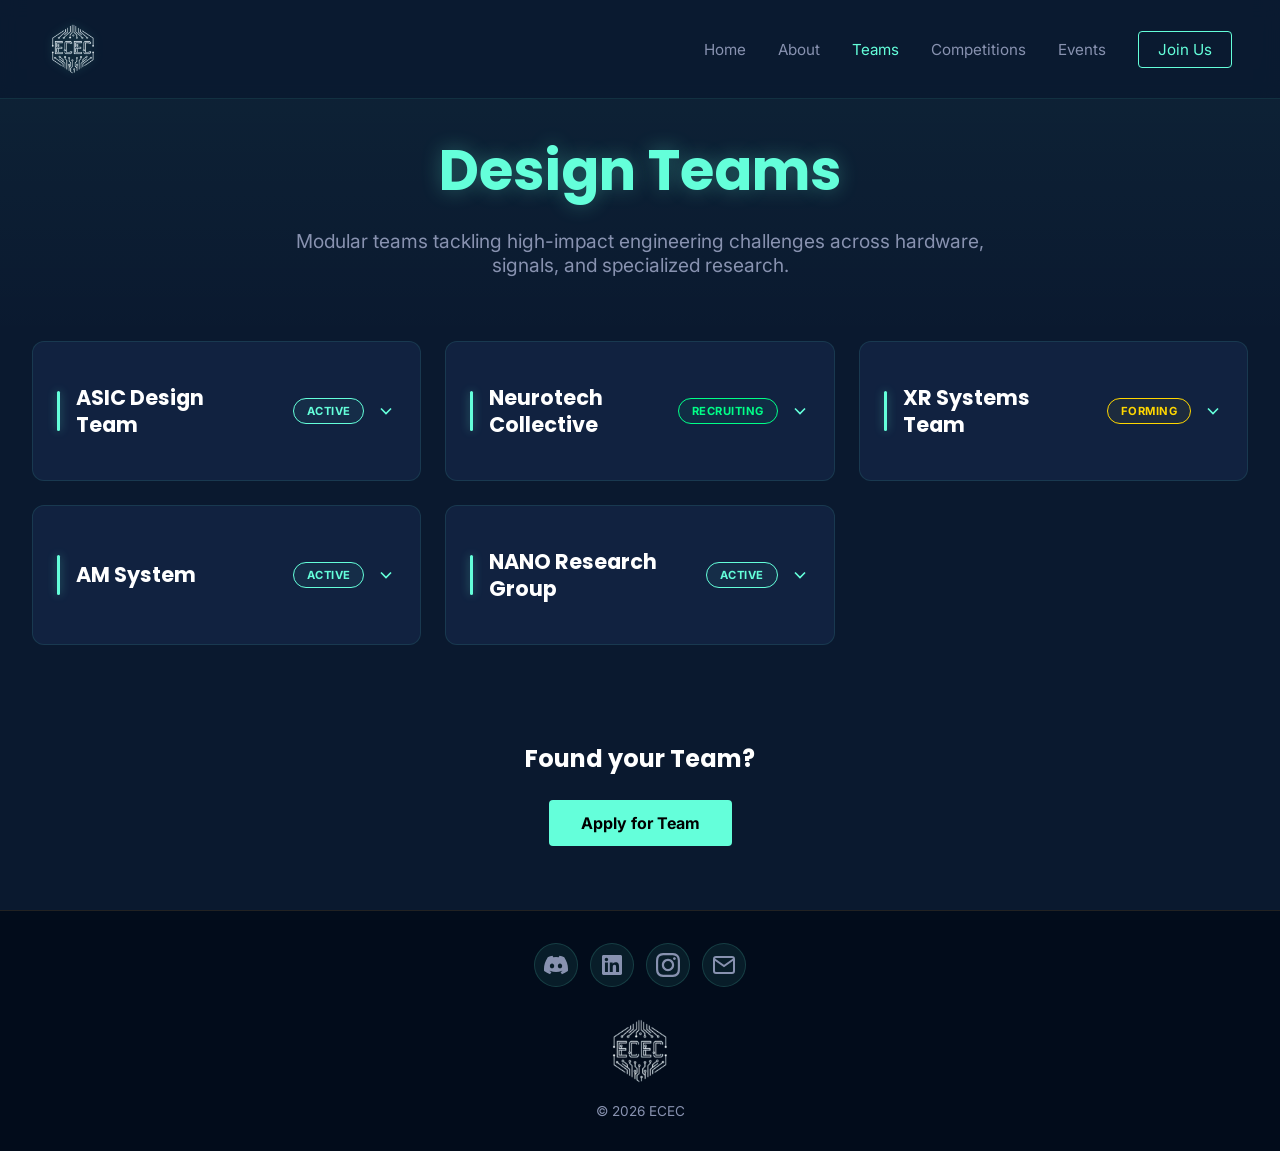
<file: teams.html>
<!DOCTYPE html>
<html lang="en">
<head>
    <meta charset="UTF-8">
    <meta name="viewport" content="width=device-width, initial-scale=1.0">
    <link rel="icon" type="image/png" href="assets/ecec-logo.png">
    <title>Teams - ECEC</title>
    
    <link rel="preconnect" href="https://fonts.googleapis.com">
    <link rel="preconnect" href="https://fonts.gstatic.com" crossorigin>
    <link href="https://fonts.googleapis.com/css2?family=Inter:wght@400;500;600&family=Poppins:wght@600;700;800&display=swap" rel="stylesheet">
    <link href="https://fonts.googleapis.com/css2?family=Orbitron:wght@900&display=swap" rel="stylesheet">
    <link rel="stylesheet" href="style.css">
    <link rel="stylesheet" href="teams.css">
</head>
<body>
    <div id="scroll-progress"></div>

    <nav class="navbar">
        <a href="index.html" class="nav-logo">
            <img src="assets/ecec-logo.png" alt="ECEC Icon" class="nav-icon">
            <!--<span>ECEC</span>-->
        </a>
        <div class="nav-links">
            <a href="index.html">Home</a>
            <a href="about.html">About</a>
            <a href="teams.html" class="active">Teams</a>
            <a href="competitions.html">Competitions</a>
            <a href="events.html">Events</a>
            <a href="contact.html" class="cta-link">Join Us</a>
        </div>
        <div class="mobile-menu-btn" id="menu-toggle">
            <span class="bar"></span>
            <span class="bar"></span>
            <span class="bar"></span>
        </div>
    </nav>

    <main class="teams-main">
        <header class="page-hero">
            <div class="hero-content">
                <h1>Design Teams</h1>
                <p>Modular teams tackling high-impact engineering challenges across hardware, signals, and specialized research.</p>
            </div>
        </header>

        <section class="teams-grid-section">
            <div class="teams-grid">
                
                <div class="team-card" onclick="toggleTeam(this)">
                    <div class="card-header">
                        <div class="header-left">
                            <div class="accent-bar"></div>
                            <h3>ASIC Design Team</h3>
                        </div>
                        <div class="header-right">
                            <span class="status-chip active">Active</span>
                            <svg class="chevron" width="20" height="20" viewBox="0 0 24 24" fill="none" stroke="currentColor" stroke-width="2"><polyline points="6 9 12 15 18 9"></polyline></svg>
                        </div>
                    </div>
                    <div class="card-content">
                        <div class="inner-content">
                            <div class="lead-wrapper">
                                <span class="lead-label">Team Lead:</span>
                                <span class="lead-link">Mohamed Shabana</span>
                            </div>
                            <div class="info-block">
                                <h4>Mission</h4>
                                <p>Exploring the architecture and verification of Application-Specific Integrated Circuits. We focus on bridging RTL coding with physical hardware implementation.</p>
                            </div>
                            <div class="info-block">
                                <h4>Focus Areas</h4>
                                <ul class="focus-list">
                                    <li>Verilog</li><li>FPGA Prototyping</li><li>Digital Logic</li>
                                </ul>
                            </div>
                        </div>
                    </div>
                </div>

                <div class="team-card" onclick="toggleTeam(this)">
                    <div class="card-header">
                        <div class="header-left">
                            <div class="accent-bar"></div>
                            <h3>Neurotech Collective</h3>
                        </div>
                        <div class="header-right">
                            <span class="status-chip recruiting">Recruiting</span>
                            <svg class="chevron" width="20" height="20" viewBox="0 0 24 24" fill="none" stroke="currentColor" stroke-width="2"><polyline points="6 9 12 15 18 9"></polyline></svg>
                        </div>
                    </div>
                    <div class="card-content">
                        <div class="inner-content">
                            <div class="lead-wrapper">
                                <span class="lead-label">Team Lead:</span>
                                <span class="lead-link">Hassan Elshikh</span>
                            </div>
                            <div class="info-block">
                                <h4>Mission</h4>
                                <p>Developing Brain-Computer Interfaces (BCI) to interpret neural data. We build signal-processing pipelines for assistive technology and wearables.</p>
                            </div>
                            <div class="info-block">
                                <h4>Focus Areas</h4>
                                <ul class="focus-list">
                                    <li>Signal Analysis</li><li>EEG Hardware</li><li>ML Pipelines</li>
                                </ul>
                            </div>
                        </div>
                    </div>
                </div>

                <div class="team-card" onclick="toggleTeam(this)">
                    <div class="card-header">
                        <div class="header-left">
                            <div class="accent-bar"></div>
                            <h3>XR Systems Team</h3>
                        </div>
                        <div class="header-right">
                            <span class="status-chip forming">Forming</span>
                            <svg class="chevron" width="20" height="20" viewBox="0 0 24 24" fill="none" stroke="currentColor" stroke-width="2"><polyline points="6 9 12 15 18 9"></polyline></svg>
                        </div>
                    </div>
                    <div class="card-content">
                        <div class="inner-content">
                            <div class="lead-wrapper">
                                <span class="lead-label">Team Lead:</span>
                                <span class="lead-link">Yusuf Amleh</span>
                            </div>
                            <div class="info-block">
                                <h4>Mission</h4>
                                <p>Engineering immersive Augmented and Virtual Reality environments. Focusing on low-latency hardware integration and AR display architecture.</p>
                            </div>
                            <div class="info-block">
                                <h4>Focus Areas</h4>
                                <ul class="focus-list">
                                    <li>Graphics Engines</li><li>Display Tech</li><li>SDK Integration</li>
                                </ul>
                            </div>
                        </div>
                    </div>
                </div>

                <div class="team-card" onclick="toggleTeam(this)">
                    <div class="card-header">
                        <div class="header-left">
                            <div class="accent-bar"></div>
                            <h3>AM System</h3>
                        </div>
                        <div class="header-right">
                            <span class="status-chip active">Active</span>
                            <svg class="chevron" width="20" height="20" viewBox="0 0 24 24" fill="none" stroke="currentColor" stroke-width="2"><polyline points="6 9 12 15 18 9"></polyline></svg>
                        </div>
                    </div>
                    <div class="card-content">
                        <div class="inner-content">
                            <div class="lead-wrapper">
                                <span class="lead-label">Team Lead:</span>
                                <span class="lead-link">Amir Hossein Halvachi</span>
                            </div>
                            <div class="info-block">
                                <h4>Mission</h4>
                                <p>Realizing mathematical models into actual circuits through the design of an AM Receiver system. Exploring non-linear modulators and oscillators.</p>
                            </div>
                            <div class="info-block">
                                <h4>Project Goal</h4>
                                <p>Packaging a functional AM radio prototype into a custom PCB while analyzing transmission line effects.</p>
                            </div>
                            <div class="info-block">
                                <h4>Focus Areas</h4>
                                <ul class="focus-list">
                                    <li>Analog Systems</li><li>KiCAD</li><li>Spectrum Analysis</li>
                                </ul>
                            </div>
                        </div>
                    </div>
                </div>

                <div class="team-card" onclick="toggleTeam(this)">
                    <div class="card-header">
                        <div class="header-left">
                            <div class="accent-bar"></div>
                            <h3>NANO Research Group</h3>
                        </div>
                        <div class="header-right">
                            <span class="status-chip active">Active</span>
                            <svg class="chevron" width="20" height="20" viewBox="0 0 24 24" fill="none" stroke="currentColor" stroke-width="2"><polyline points="6 9 12 15 18 9"></polyline></svg>
                        </div>
                    </div>
                    <div class="card-content">
                        <div class="inner-content">
                            <div class="lead-wrapper">
                                <span class="lead-label">Team Lead:</span>
                                <span class="lead-link">Mazen Awad</span>
                            </div>
                            <div class="info-block">
                                <h4>Mission</h4>
                                <p>Advancing bioelectronic engineering through the research of MEMS for implantable and wearable devices.</p>
                            </div>
                            <div class="info-block">
                                <h4>Project Goal</h4>
                                <p>Developing a powered bioresorbable implant for targeted muscle regeneration.</p>
                            </div>
                            <div class="info-block" style="margin-top: 2rem;">
                                <a href="https://www.linkedin.com/company/nano-research-group/" target="_blank" class="btn-nano">NANO Group Portfolio</a>
                            </div>
                        </div>
                    </div>
                </div>

            </div>
        </section>

        <section class="teams-cta">
            <h2>Found your Team?</h2>
            <a href="contact.html" class="cta-button">Apply for Team</a>
        </section>
    </main>

    <footer class="sys-footer">
        <div class="footer-center">
            <div class="social-icons">
                    <a href="https://discord.gg/dvc9TR5KNk" target="_blank" aria-label="Discord">
                        <svg width="24" height="24" viewBox="0 0 24 24" fill="currentColor"><path d="M20.317 4.37a19.791 19.791 0 0 0-4.885-1.515.074.074 0 0 0-.079.037c-.21.375-.444.864-.608 1.25a18.27 18.27 0 0 0-5.487 0 12.64 12.64 0 0 0-.617-1.25.077.077 0 0 0-.079-.037A19.736 19.736 0 0 0 3.677 4.37a.07.07 0 0 0-.032.027C.533 9.046-.32 13.58.099 18.057a.082.082 0 0 0 .031.057 19.9 19.9 0 0 0 5.993 3.03.078.078 0 0 0 .084-.028 14.09 14.09 0 0 0 1.226-1.994.076.076 0 0 0-.041-.106 13.107 13.107 0 0 1-1.872-.892.077.077 0 0 1-.008-.128 10.2 10.2 0 0 0 .372-.292.074.074 0 0 1 .077-.01c3.928 1.793 8.18 1.793 12.062 0a.074.074 0 0 1 .078.01c.12.098.246.198.373.292a.077.077 0 0 1-.006.127 12.299 12.299 0 0 1-1.873.892.077.077 0 0 0-.041.107c.36.698.772 1.362 1.225 1.993a.076.076 0 0 0 .084.028 19.839 19.839 0 0 0 6.002-3.03.077.077 0 0 0 .032-.054c.5-5.177-.838-9.674-3.549-13.66a.061.061 0 0 0-.031-.03zM8.02 15.33c-1.183 0-2.157-1.085-2.157-2.419 0-1.333.956-2.419 2.157-2.419 1.21 0 2.176 1.096 2.157 2.42 0 1.333-.956 2.418-2.157 2.418zm7.975 0c-1.183 0-2.157-1.085-2.157-2.419 0-1.333.955-2.419 2.157-2.419 1.21 0 2.176 1.096 2.157 2.42 0 1.333-.946 2.418-2.157 2.418z"/></svg>
                    </a>
                    <a href="https://www.linkedin.com/company/ececmet/" target="_blank" aria-label="LinkedIn">
                        <svg width="20" height="20" viewBox="0 0 24 24" fill="currentColor"><path d="M20.447 20.452h-3.554v-5.569c0-1.328-.027-3.037-1.852-3.037-1.853 0-2.136 1.445-2.136 2.939v5.667H9.351V9h3.414v1.561h.046c.477-.9 1.637-1.85 3.37-1.85 3.601 0 4.267 2.37 4.267 5.455v6.286zM5.337 7.433c-1.144 0-2.063-.926-2.063-2.065 0-1.138.92-2.063 2.063-2.063 1.14 0 2.064.925 2.064 2.063 0 1.139-.925 2.065-2.064 2.065zm1.782 13.019H3.555V9h3.564v11.452zM22.225 0H1.771C.792 0 0 .774 0 1.729v20.542C0 23.227.792 24 1.771 24h20.451C23.2 24 24 23.227 24 22.271V1.729C24 .774 23.2 0 22.222 0h.003z"/></svg>
                    </a>
                    <a href="https://instagram.com/ecec.met" target="_blank" aria-label="Instagram">
                        <svg width="24" height="24" viewBox="0 0 24 24" fill="currentColor"><path d="M12 2.163c3.204 0 3.584.012 4.85.07 3.252.148 4.771 1.691 4.919 4.919.058 1.265.069 1.645.069 4.849 0 3.205-.012 3.584-.069 4.849-.149 3.225-1.664 4.771-4.919 4.919-1.266.058-1.644.07-4.85.07-3.204 0-3.584-.012-4.849-.07-3.26-.149-4.771-1.699-4.919-4.92-.058-1.265-.07-1.644-.07-4.849 0-3.204.013-3.583.07-4.849.149-3.227 1.664-4.771 4.919-4.919 1.266-.057 1.645-.069 4.849-.069zm0-2.163c-3.259 0-3.667.014-4.947.072-4.358.2-6.78 2.618-6.98 6.98-.059 1.281-.073 1.689-.073 4.948 0 3.259.014 3.668.072 4.948.2 4.358 2.618 6.78 6.98 6.98 1.281.058 1.689.072 4.948.072 3.259 0 3.668-.014 4.948-.072 4.354-.2 6.782-2.618 6.979-6.98.059-1.28.073-1.689.073-4.948 0-3.259-.014-3.667-.072-4.947-.196-4.354-2.617-6.78-6.979-6.98-1.281-.059-1.69-.073-4.949-.073zm0 5.838c-3.403 0-6.162 2.759-6.162 6.162s2.759 6.163 6.162 6.163 6.162-2.759 6.162-6.163c0-3.403-2.759-6.162-6.162-6.162zm0 10.162c-2.209 0-4-1.79-4-4 0-2.209 1.791-4 4-4s4 1.791 4 4c0 2.21-1.791 4-4 4zm6.406-11.845c-.796 0-1.441.645-1.441 1.44s.645 1.44 1.441 1.44c.795 0 1.439-.645 1.439-1.44s-.644-1.44-1.439-1.44z"/></svg>
                    </a>
                    <a href="mailto:ecec.met@gmail.com" aria-label="Email">
                        <svg width="24" height="24" viewBox="0 0 24 24" fill="none" stroke="currentColor" stroke-width="2"><path d="M4 4h16c1.1 0 2 .9 2 2v12c0 1.1-.9 2-2 2H4c-1.1 0-2-.9-2-2V6c0-1.1.9-2 2-2z"></path><polyline points="22,6 12,13 2,6"></polyline></svg>
                    </a>
                </div>
            </div>
            <div class="footer-brand">
                <img src="assets/ecec-logo.png" alt="ECEC" class="footer-icon">
                <span class="copyright">&copy; 2026 ECEC</span>
            </div>
        </div>
    </footer>

    <script src="script.js"></script>
    <script>
        function toggleTeam(card) {
            card.classList.toggle('expanded');
        }
    </script>
</body>
</html>
</file>
<file: style.css>
/* style.css - Complete Updated File */

/* Shared Page Hero */
.page-hero {
    padding: 8rem 2rem 4rem;
    text-align: center;
    background: linear-gradient(180deg, rgba(100, 255, 218, 0.05) 0%, transparent 100%);
}
.page-hero h1 {
    font-family: var(--font-heading);
    font-size: 3.5rem;
    color: var(--neon-blue);
    text-shadow: 0 0 20px rgba(100, 255, 218, 0.3);
    margin-bottom: 1rem;
}
.page-hero p {
    font-size: 1.2rem;
    color: var(--text-muted);
    max-width: 700px;
    margin: 0 auto;
}

/* Variables */
:root {
    --bg-color: #0A192F;
    --card-bg: #112240;
    --neon-blue: #64FFDA;
    --text-color: #FFFFFF;
    --text-muted: #8892B0;
    --font-heading: 'Poppins', sans-serif; /* Default Heading */
    --font-body: 'Inter', sans-serif;
    --font-tech: 'Orbitron', sans-serif; /* For Logo */
    --font-cool: 'Space Grotesk', sans-serif; /* For Feature Titles */
}

/* Reset */
* { margin: 0; padding: 0; box-sizing: border-box; }

body {
    background-color: var(--bg-color);
    color: var(--text-color);
    font-family: var(--font-body);
    overflow-x: hidden;
    display: flex;
    flex-direction: column;
    min-height: 100vh;
}

a { text-decoration: none; color: inherit; }

/* Loader */
.skip-loader #loader { display: none !important; }

#loader {
    position: fixed; top: 0; left: 0; width: 100%; height: 100%;
    background: var(--bg-color); z-index: 9999;
    display: flex; justify-content: center; align-items: center;
    transition: opacity 0.5s ease;
}
.loader-content { text-align: center; width: 300px; }
.glitch-text { 
    font-family: 'Orbitron', sans-serif; /* Change this line */
    font-weight: 900; /* Make it extra bold */
    letter-spacing: 4px; /* Give it some techy spacing */
    font-size: 4rem; 
    color: var(--neon-blue); 
    text-shadow: 0 0 20px var(--neon-blue); 
    margin-bottom: 20px; 
}
.progress-bar { width: 100%; height: 4px; background: #233554; border-radius: 2px; overflow: hidden; }
.progress-fill { 
    width: 0%; 
    height: 100%; 
    background: #FFFFFF; /* Changed to white */
    box-shadow: 0 0 10px rgba(255, 255, 255, 0.5); /* White glow */
    transition: width 0.2s; 
}
.loader-status { 
    display: flex; 
    justify-content: space-between; 
    color: #FFFFFF; /* Changed to white */
    font-family: monospace; 
    font-size: 0.9rem; 
    margin-top: 10px; 
}

/* Scroll Progress */
#scroll-progress {
    position: fixed; top: 0; left: 0; height: 3px; background: var(--neon-blue);
    width: 0%; z-index: 1000; box-shadow: 0 0 10px var(--neon-blue);
}

/* Navbar */
.navbar {
    position: fixed; top: 0; width: 100%; padding: 1.5rem 3rem;
    display: flex; justify-content: space-between; align-items: center;
    background: rgba(10, 25, 47, 0.85); backdrop-filter: blur(10px); z-index: 100;
    border-bottom: 1px solid rgba(100, 255, 218, 0.1);
}

/* Navbar Logo Styling & Animation (UPDATED: Option 1 Orbitron) */
.nav-logo {
    font-family: var(--font-tech); /* NEW FONT */
    font-weight: 900; 
    font-size: 1.8rem;
    letter-spacing: 2px;
    background: linear-gradient(to bottom, #fff, #aaa);
    -webkit-background-clip: text;
    -webkit-text-fill-color: transparent;
    text-shadow: 0px 0px 15px rgba(100, 255, 218, 0.4); /* Cyan Glow */
    text-decoration: none;
    text-transform: uppercase;
    position: relative;
    transition: all 0.3s cubic-bezier(0.4, 0, 0.2, 1);
}

.nav-logo:hover {
    letter-spacing: 4px; /* Expands width */
    text-shadow: 
        0 0 10px rgba(100, 255, 218, 0.8),
        0 0 20px rgba(100, 255, 218, 0.4),
        0 0 40px rgba(100, 255, 218, 0.2);
    transform: translateY(-1px);
}

.nav-logo::after {
    content: '';
    display: inline-block;
    width: 8px;
    height: 8px;
    background-color: var(--neon-blue);
    margin-left: 5px;
    box-shadow: 0 0 10px var(--neon-blue);
    opacity: 0;
    transition: opacity 0.2s;
}

.nav-logo:hover::after {
    opacity: 1;
    animation: blink 1s infinite;
}

@keyframes blink {
    0%, 100% { opacity: 1; }
    50% { opacity: 0; }
}

.nav-links { display: flex; gap: 2rem; align-items: center; }
.nav-links a { font-family: var(--font-body); font-size: 0.95rem; color: var(--text-muted); transition: color 0.3s; }
.nav-links a:hover, .nav-links a.active { color: var(--neon-blue); }
.nav-links .cta-link {
    padding: 0.5rem 1.2rem; border: 1px solid var(--neon-blue); color: var(--neon-blue);
    border-radius: 4px; transition: all 0.3s;
}
.nav-links .cta-link:hover { background: var(--neon-blue); color: var(--bg-color); box-shadow: 0 0 15px rgba(100, 255, 218, 0.4); }
.mobile-menu-btn { display: none; cursor: pointer; font-size: 1.5rem; }

/* Hero Section */
.hero {
    position: relative;
    height: 100vh;
    display: flex;
    justify-content: center;
    align-items: center;
    text-align: center;
    padding: 0 2rem;
    width: 100%;
}

#particle-canvas { position: absolute; top: 0; left: 0; width: 100%; height: 100%; z-index: 1; }

.hero-content {
    position: relative;
    z-index: 2;
    max-width: 900px;
    margin: 0 auto;
}

.hero h1 {
    font-family: var(--font-heading);
    font-size: 4.5rem;
    line-height: 1.1;
    margin-bottom: 1.5rem;
    font-weight: 800;
    letter-spacing: -1px;
}
.hero h1 .highlight { color: var(--neon-blue); text-shadow: 0 0 30px rgba(100, 255, 218, 0.3); }

.hero p {
    font-size: 1.2rem; color: var(--text-muted); margin-bottom: 2.5rem;
    max-width: 700px; margin-left: auto; margin-right: auto;
}

.hero-buttons { display: flex; gap: 1rem; justify-content: center; }
.btn { padding: 1rem 2.5rem; font-weight: 600; border-radius: 6px; transition: all 0.3s ease; cursor: pointer; min-width: 180px; text-align: center; }
.btn.primary { background: linear-gradient(135deg, var(--neon-blue), rgba(0, 255, 255, 0.7)); color: var(--bg-color); box-shadow: 0 4px 15px rgba(100, 255, 218, 0.3); }
.btn.primary:hover { transform: translateY(-2px); box-shadow: 0 6px 20px rgba(100, 255, 218, 0.5); }
.btn.secondary { background: transparent; color: var(--text-color); border: 1px solid rgba(255, 255, 255, 0.2); }
.btn.secondary:hover { border-color: var(--text-color); }

/* Features Section (UPDATED) */
.features-section { padding: 3rem 2rem 6rem; background: var(--bg-color); position: relative; z-index: 2; }
.container { max-width: 900px; margin: 0 auto; display: grid; grid-template-columns: repeat(3, 1fr); gap: 2rem; }

.feature-card { 
    background: var(--card-bg); 
    padding: 2rem; 
    border-radius: 12px; 
    border: 1px solid rgba(255, 255, 255, 0.05); 
    transition: all 0.3s ease;
    text-decoration: none;
    display: flex;
    flex-direction: column;
    color: inherit;
    justify-content: space-between; /* Fix for spacing */
    min-height: 280px; /* Adjusted height */
}

.feature-card:hover { border-color: var(--neon-blue); transform: translateY(-5px); box-shadow: 0 10px 30px rgba(0, 0, 0, 0.5); }

.feature-card .icon { font-size: 2.5rem; margin-bottom: 1rem; }

/* New Cool Font for Titles */
.feature-card h3 { 
    font-family: var(--font-cool); 
    margin-bottom: 0.5rem; 
    color: var(--text-color);
    font-size: 1.5rem;
    text-transform: uppercase;
    letter-spacing: 1px;
}

.feature-card p { 
    font-size: 0.95rem; 
    color: var(--text-muted); 
    line-height: 1.6; 
    margin-bottom: 2rem; /* Added spacing */
    flex-grow: 1; 
}

/* Learn More Link Animation */
.learn-more {
    margin-top: auto;
    color: var(--neon-blue);
    font-size: 0.9rem;
    font-weight: 600;
    opacity: 0;
    transform: translateY(10px);
    transition: all 0.3s ease;
}

.feature-card:hover .learn-more {
    opacity: 1;
    transform: translateY(0);
}

/* System Footer Styling (UPDATED Alignment) */
.sys-footer {
    background: #020C1B;
    border-top: 1px solid #222;
    padding: 2rem 2rem 2rem;
    font-size: 0.9rem;
    margin-top: auto; 
}

.footer-center {
    max-width: 600px;
    margin: 0 auto;
    display: flex;
    flex-direction: column;
    align-items: center;
    gap: 2.5rem;
}

.footer-brand {
    display: flex;
    flex-direction: column;
    align-items: center;
    gap: 1.25rem;
    margin-top: 2rem;
}

.social-icons {
    display: flex;
    gap: 0.75rem;
    justify-content: center;
}

.social-icons a {
    display: flex;
    align-items: center;
    justify-content: center;
    width: 44px;
    height: 44px;
    border-radius: 50%;
    background: rgba(100, 255, 218, 0.07);
    border: 1px solid rgba(100, 255, 218, 0.15);
    color: #8892B0;
    transition: 0.3s;
}

.social-icons a:hover {
    background: rgba(100, 255, 218, 0.18);
    color: var(--neon-blue);
    transform: translateY(-3px);
}

.copyright { color: #8892B0; font-size: 0.85rem; }

@media (max-width: 768px) {
    .nav-links { display: none; }
    .mobile-menu-btn { display: block; }
    .hero { padding: 0 2.5rem; }
    .hero h1 { font-size: 3rem; }
    .hero-buttons { flex-direction: column; align-items: center; }
    .btn { min-width: 0; width: 100%; max-width: 280px; }
    .container { grid-template-columns: 1fr; }
}

/* Add this to the bottom of style.css */

/* Mobile Menu Styles */
@media (max-width: 768px) {
    .nav-links {
        display: flex; /* Keep flex for layout */
        flex-direction: column;
        position: absolute;
        top: 85px; /* Push below navbar */
        right: 0;
        width: 100%;
        background: rgba(17, 34, 64, 0.98); /* Dark background */
        backdrop-filter: blur(10px);
        padding: 2rem 0;
        border-bottom: 1px solid rgba(255, 255, 255, 0.1);
        
        /* Hide by default using transform/opacity for smooth animation */
        transform: translateY(-20px);
        opacity: 0;
        pointer-events: none; /* Prevent clicking when hidden */
        transition: all 0.3s ease;
    }

    /* The 'Active' Class - JS will add this */
    .nav-links.nav-active {
        transform: translateY(0);
        opacity: 1;
        pointer-events: all;
    }

    .nav-links a {
        font-size: 1.2rem;
        padding: 1rem 0;
        width: 100%;
        text-align: center;
    }

    .nav-links .cta-link {
        width: 80%;
        margin: 1rem auto;
        text-align: center;
        display: block;
    }
}

/* Logo Styling */
/* --- Updated Logo Hover Effects --- */

.nav-icon {
    height: 50px;
    width: auto;
    /* Initial subtle glow */
    filter: drop-shadow(0 0 5px rgba(100, 255, 218, 0.3));
    transition: all 0.4s cubic-bezier(0.175, 0.885, 0.32, 1.275); /* Bouncy transition */
}

.nav-logo {
    display: flex;
    align-items: center;
    gap: 12px;
}

/* New Hover State: Bouncy Zoom + Intense Glow */
.nav-logo:hover .nav-icon {
    transform: scale(1.2); /* Clean zoom without tilting */
    filter: drop-shadow(0 0 15px rgba(100, 255, 218, 0.8));
    animation: tech-pulse 2s infinite ease-in-out;
}

/* Subtle breathing effect for the glow while hovering */
@keyframes tech-pulse {
    0% { filter: drop-shadow(0 0 15px rgba(100, 255, 218, 0.8)); }
    50% { filter: drop-shadow(0 0 25px rgba(100, 255, 218, 1)); }
    100% { filter: drop-shadow(0 0 15px rgba(100, 255, 218, 0.8)); }
}



/* Footer Logo */
.footer-icon {
    height: 64px;
    width: auto;
}

.footer-logo {
    display: flex;
    align-items: center;
}

/* Enhanced Hero Button Hovers */
.btn.primary:hover {
    /*letter-spacing: 1px;*/
    background: #fff;
    color: #000;
}

.btn.secondary:hover {
    background: rgba(100, 255, 218, 0.1);
    box-shadow: 0 0 15px rgba(100, 255, 218, 0.2);
}

/* Mobile Menu Button Styling */
.mobile-menu-btn {
    display: none;
    flex-direction: column;
    gap: 6px;
    cursor: pointer;
    z-index: 1001;
}

.mobile-menu-btn .bar {
    width: 25px;
    height: 3px;
    background-color: var(--neon-blue);
    transition: 0.3s;
}

/* Transformation into an 'X' */
.mobile-menu-btn.is-active .bar:nth-child(1) {
    transform: translateY(9px) rotate(45deg);
}
.mobile-menu-btn.is-active .bar:nth-child(2) {
    opacity: 0;
}
.mobile-menu-btn.is-active .bar:nth-child(3) {
    transform: translateY(-9px) rotate(-45deg);
}

@media (max-width: 768px) {
    .mobile-menu-btn { display: flex; }
    .page-hero { padding: 8rem 1.5rem 3rem; }
    .page-hero h1 { font-size: 2.5rem; }
}

/* style.css */

/* Loader Logo Styling */
.loader-logo {
    width: 120px; /* Adjust size as needed */
    height: auto;
    margin-bottom: 2rem;
    filter: drop-shadow(0 0 15px rgba(255, 255, 255, 0.5));
    animation: loader-pulse 2s infinite ease-in-out;
}

/* Optional: Add a breathing pulse animation to the logo while loading */
@keyframes loader-pulse {
    0%, 100% { 
        transform: scale(1); 
        filter: drop-shadow(0 0 15px rgba(255, 255, 255, 0.5)); 
    }
    50% { 
        transform: scale(1.05); 
        filter: drop-shadow(0 0 25px rgba(255, 255, 255, 0.8)); 
    }
}

/* Ensure the loader content stays centered */
.loader-content {
    text-align: center;
    width: 300px;
    display: flex;
    flex-direction: column;
    align-items: center;
}
</file>
<file: about.css>
/* about.css - Complete File */

/* Page Hero */

/* Mission Section - SIDE BY SIDE LAYOUT */
.mission-section { padding: 4rem 2rem; }

.mission-layout {
    display: grid;
    grid-template-columns: 1fr 1fr; /* Split 50/50 */
    gap: 4rem;
    align-items: center; /* Vertically center content */
}

.mission-text { text-align: left; }
.mission-text h2 { font-family: var(--font-heading); font-size: 2.5rem; margin-bottom: 1.5rem; }
.mission-text p { font-size: 1.05rem; color: var(--text-muted); margin-bottom: 1.5rem; line-height: 1.7; }

/* Stats Grid */
.stats-grid {
    display: grid;
    grid-template-columns: 1fr 1fr; /* 2x2 Grid */
    gap: 1.5rem;
}

.stat-card {
    background: var(--card-bg);
    padding: 2.5rem 1.5rem;
    border-radius: 8px;
    text-align: center;
    border: 1px solid rgba(100, 255, 218, 0.1);
    transition: 0.3s;
    display: flex;
    flex-direction: column;
    justify-content: center;
    aspect-ratio: 1/1; /* Square boxes */
}

.stat-card:hover { border-color: var(--neon-blue); transform: translateY(-5px); }

.stat-number {
    font-family: var(--font-heading);
    font-size: 2.8rem;
    font-weight: 700;
    color: var(--neon-blue);
    margin-bottom: 0.5rem;
}

.stat-label { color: var(--text-muted); text-transform: uppercase; letter-spacing: 1px; font-size: 0.85rem; }

/* People Section - FIXED STACKING */
.people-section { padding: 4rem 2rem 0; background: #0A192F; }

.section-header { text-align: center; margin-bottom: 4rem; }
.section-header h2 { color: var(--neon-blue); font-size: 2.5rem; font-family: var(--font-heading); }
.section-header p { color: var(--text-muted); }

/* Ensure the container is a block to force vertical stacking */
.people-container {
    display: block !important;
    max-width: 1200px;
    margin: 0 auto;
}

/* Force rows to stack vertically */
.people-row {
    width: 100%;
    margin-bottom: 4rem;
    display: block;
    clear: both;
}

.category-group {
    width: 100%;
    display: block;
}

.category-group h3 {
    font-family: var(--font-heading);
    border-bottom: 1px solid rgba(255, 255, 255, 0.2);
    padding-bottom: 0.5rem;
    margin-bottom: 1.5rem;
    color: var(--text-color);
}

/* Horizontal Scroll Container */
.scroll-container {
    width: 100%;
    overflow-x: auto; /* Enable horizontal scroll */
    padding-bottom: 1.5rem; /* Space for scrollbar */
    -webkit-overflow-scrolling: touch; /* Smooth scroll on mobile */
}

/* Custom Scrollbar for Chrome/Safari */
.scroll-container::-webkit-scrollbar {
    height: 8px;
}
.scroll-container::-webkit-scrollbar-track {
    background: #112240;
    border-radius: 4px;
}
.scroll-container::-webkit-scrollbar-thumb {
    background: #233554;
    border-radius: 4px;
}
.scroll-container::-webkit-scrollbar-thumb:hover {
    background: var(--neon-blue);
}

.people-grid {
    display: flex; /* Horizontal layout inside scroll container */
    gap: 1.5rem;
    width: max-content; /* Ensure container expands to fit all cards */
}

.person-card {
    background: var(--card-bg);
    border-radius: 8px;
    overflow: hidden;
    border: 1px solid rgba(255, 255, 255, 0.05);
    transition: 0.3s;
    width: 200px; /* Fixed width for cards */
    flex-shrink: 0; /* Prevent shrinking */
}

.person-card:hover { border-color: var(--neon-blue); transform: translateY(-5px); }

.initials {
    height: 140px;
    background: #112240;
    display: flex;
    align-items: center;
    justify-content: center;
    font-size: 2.5rem;
    font-weight: 700;
    color: rgba(255, 255, 255, 0.1);
}

.person-info { padding: 1.2rem; text-align: center; }
.person-info h4 { font-family: var(--font-heading); font-size: 1rem; margin-bottom: 0.2rem; color: #fff; }
.role { font-size: 0.8rem; color: var(--neon-blue); display: block; }

/* Faculty Section */
.faculty-section { padding: 0 2rem 6rem; }
.faculty-container { display: flex; flex-direction: column; gap: 2rem; }
.faculty-container .section-header { margin-top: 2rem; margin-bottom: 2rem; }

.faculty-card, .lab-card {
    background: var(--card-bg);
    padding: 2.5rem;
    border-radius: 8px;
    border: 1px solid rgba(255, 255, 255, 0.1);
    transition: all 0.3s ease;
}

.faculty-card:hover, .lab-card:hover {
    border-color: var(--neon-blue);
    transform: translateY(-5px);
    box-shadow: 0 10px 30px rgba(0, 0, 0, 0.5);
}

.faculty-card-wide {
    display: flex;
    flex-direction: column;
    align-items: center;
    text-align: center;
    gap: 1.5rem;
    max-width: 480px;
    margin: 0 auto;
}

.faculty-info { flex: 1; }

.faculty-initials {
    width: 120px; height: 120px; border-radius: 50%;
    background: #222; border: 2px solid var(--neon-blue);
    display: flex; align-items: center; justify-content: center;
    font-size: 1.5rem; font-weight: 700; color: var(--neon-blue);
    flex-shrink: 0;
    overflow: hidden; position: relative;
}

.faculty-title { color: var(--neon-blue); margin-top: 0.5rem; margin-bottom: 1rem; font-weight: 400; }
.faculty-bio { font-size: 0.95rem; color: var(--text-muted); line-height: 1.6; }

.lab-features {
    display: grid; grid-template-columns: 1fr 1fr; gap: 1rem; margin-top: 2rem;
}
.lab-features span {
    background: #112240; padding: 1rem; text-align: center;
    border-radius: 4px; font-size: 0.9rem; border: 1px solid rgba(100, 255, 218, 0.1);
}

/* Header Layout */
.group-header {
    display: flex;
    justify-content: space-between;
    align-items: center;
    border-bottom: 1px solid rgba(255, 255, 255, 0.2);
    padding-bottom: 0.5rem;
    margin-bottom: 1.5rem;
}

.group-header h3 {
    font-family: var(--font-heading);
    color: var(--text-color);
    margin: 0;
    border: none; /* Removed border from h3 since parent has it */
}

/* Scroll Buttons */
.scroll-controls {
    display: flex;
    gap: 0.8rem;
    position: relative; /* Add this */
    z-index: 10; /* Add this */
}

.scroll-btn {
    background: rgba(255, 255, 255, 0.05); /* Transparent dark */
    color: #fff;
    border: 1px solid rgba(255, 255, 255, 0.2);
    width: 40px; /* Slightly larger touch target */
    height: 40px;
    border-radius: 50%; /* Circular buttons looks more modern */
    cursor: pointer;
    display: flex;
    align-items: center;
    justify-content: center;
    transition: all 0.3s cubic-bezier(0.4, 0, 0.2, 1);
}

.scroll-btn svg {
    width: 20px;
    height: 20px;
    stroke-linecap: round;
    stroke-linejoin: round;
}

/* Hover State - Tech Glow */
.scroll-btn:hover {
    background: rgba(100, 255, 218, 0.1);
    border-color: var(--neon-blue);
    color: var(--neon-blue);
    box-shadow: 0 0 15px rgba(100, 255, 218, 0.3);
    transform: scale(1.1);
}

/* Active Click State */
.scroll-btn:active {
    transform: scale(0.95);
    background: var(--neon-blue);
    color: #000;
}


/* Responsive */
@media (max-width: 968px) {
    .mission-layout { grid-template-columns: 1fr; gap: 3rem; }
    .faculty-grid { grid-template-columns: 1fr; }
    .stats-grid { grid-template-columns: 1fr 1fr; gap: 1rem; }
    .stat-card { padding: 1.5rem 1rem; }
    
    /* On mobile, people rows naturally stack, but grid scroll stays */
    .people-grid { width: auto; flex-wrap: nowrap; overflow-x: auto; }
}

/* Grid for three-column layout */
.people-grid-full {
    display: grid;
    grid-template-columns: repeat(3, 1fr);
    gap: 2rem;
    width: 100%;
}

/* Larger card styling */
.person-card.large {
    width: 100%; /* Fill the grid column */
    min-height: 250px;
    background: var(--card-bg);
    border: 1px solid rgba(255, 255, 255, 0.05);
    border-radius: 12px;
    transition: 0.3s cubic-bezier(0.4, 0, 0.2, 1);
}

.person-card.large:hover {
    border-color: var(--neon-blue);
    transform: translateY(-8px);
    box-shadow: 0 10px 30px rgba(100, 255, 218, 0.1);
}

.person-card.large .initials {
    height: 180px; /* Bigger initials area */
    font-size: 3.5rem;
}

/* Recruitment Section Fix */
.recruitment-cta {
    padding: 6rem 2rem;
    background: linear-gradient(180deg, #112240 0%, #0A192F 100%);
    border-top: 1px solid #222;
}

.recruitment-flex {
    display: flex;
    align-items: center;
    justify-content: space-between;
    gap: 4rem;
    max-width: 1200px;
    margin: 0 auto;
}

.recruitment-text {
    text-align: left;
    flex: 2; /* Takes up more space than the button */
}

.recruitment-text h2 {
    font-family: var(--font-heading);
    font-size: 3rem;
    margin-bottom: 1rem;
    color: #fff;
}

.recruitment-text p {
    color: var(--text-muted);
    font-size: 1.1rem;
    line-height: 1.6;
    margin: 0;
}

.recruitment-action {
    flex: 1;
    display: flex;
    justify-content: flex-end; /* Pushes button to the right */
}

/* Ensure button doesn't stretch weirdly */
.recruitment-cta .btn.primary {
    white-space: nowrap; /* Keeps text on one line */
    padding: 1.2rem 2.5rem;
    display: inline-block;
    text-align: center;
    width: auto;
}

/* Responsive Fix for Mobile */
@media (max-width: 900px) {
    .recruitment-flex {
        flex-direction: column;
        text-align: center;
        gap: 2rem;
    }
    .recruitment-text { text-align: center; }
    .recruitment-action { justify-content: center; width: 100%; }
    .recruitment-cta .btn.primary { width: 100%; } /* Button full width on mobile */
}

/* Responsive adjustments */
@media (max-width: 1024px) {
    .people-grid-full { grid-template-columns: repeat(2, 1fr); }
}

@media (max-width: 768px) {
    .people-grid-full { grid-template-columns: 1fr; }
}

/* --- Dr. Beheshti Image --- */

.faculty-initials {
    width: 130px;
    height: 130px;
    border-radius: 50%;
    border: 3px solid #111;
    overflow: hidden;
    background: #000;
    display: flex;
    justify-content: center;
    align-items: center;
    margin: 0;
    position: relative;
    padding: 0;
    flex-shrink: 0;
}

.faculty-img {
    width: 100%;
    height: 100%;
    object-fit: cover;
    object-position: center 20%;
    display: block;
    position: absolute;
    top: 50%;
    left: 50%;
    transform: translate(-50%, -50%);
}

/* Maintain the tech glow behind the photo */
.faculty-initials:after {
    content: '';
    position: absolute;
    top: -5px;
    left: -5px;
    right: -5px;
    bottom: -5px;
    border-radius: 50%;
    background: linear-gradient(45deg, var(--neon-blue), transparent);
    filter: blur(8px);
    opacity: 0.3;
    z-index: -1;
}

/* Mobile Menu Button Styling */
.mobile-menu-btn {
    display: none;
    flex-direction: column;
    gap: 6px;
    cursor: pointer;
    z-index: 1001;
}

.mobile-menu-btn .bar {
    width: 25px;
    height: 3px;
    background-color: var(--neon-blue);
    transition: 0.3s;
}

/* Transformation into an 'X' */
.mobile-menu-btn.is-active .bar:nth-child(1) {
    transform: translateY(9px) rotate(45deg);
}
.mobile-menu-btn.is-active .bar:nth-child(2) {
    opacity: 0;
}
.mobile-menu-btn.is-active .bar:nth-child(3) {
    transform: translateY(-9px) rotate(-45deg);
}

@media (max-width: 768px) {
    .mobile-menu-btn { display: flex; }
}
</file>
<file: competitions.css>
/* Competitions Page - "The Arena" Theme */

/* Import Monospace for Data */
:root {
    --font-mono: 'JetBrains Mono', monospace;
}

main {
    background-color: #0A192F;
    min-height: 100vh;
}

/* Hero Section */
.comp-hero {
    position: relative;
    padding: 6rem 2rem 4rem;
    text-align: center;
    background: radial-gradient(circle at center, rgba(100, 255, 218, 0.03) 0%, transparent 70%);
}

.eyebrow {
    font-family: var(--font-mono);
    color: var(--neon-blue);
    font-size: 0.8rem;
    letter-spacing: 2px;
    margin-bottom: 1rem;
    display: block;
    opacity: 0.8;
}

.comp-hero h1 {
    font-family: var(--font-heading);
    font-size: 4rem;
    color: #fff;
    margin-bottom: 1rem;
    text-transform: uppercase;
}

.comp-hero p {
    color: var(--text-muted);
    max-width: 600px;
    margin: 0 auto 3rem;
    font-size: 1.1rem;
}

/* Countdown Widget */
.countdown-container {
    background: rgba(255, 255, 255, 0.03);
    border: 1px solid rgba(100, 255, 218, 0.2);
    display: inline-block;
    padding: 2rem;
    border-radius: 4px;
    backdrop-filter: blur(10px);
    box-shadow: 0 0 30px rgba(100, 255, 218, 0.05);
}

.countdown-label {
    font-family: var(--font-mono);
    color: var(--neon-blue);
    font-size: 0.8rem;
    margin: 0 0 1rem 0;
    letter-spacing: 1px;
}

.timer-grid {
    display: grid;
    grid-template-columns: repeat(4, 1fr);
    gap: 2rem;
}

.time-box {
    display: flex;
    flex-direction: column;
    align-items: center;
}

.time-box span {
    font-family: var(--font-heading);
    font-size: 2.5rem;
    color: #fff;
    line-height: 1;
}

.time-box label {
    font-family: var(--font-mono);
    font-size: 0.7rem;
    color: #666;
    margin-top: 0.5rem;
}

/* Missions Section */
.missions-section {
    padding: 2rem 2rem 4rem;
    max-width: 1200px;
    margin: 0 auto;
}

.section-header {
    display: flex;
    align-items: center;
    gap: 1rem;
    margin-bottom: 3rem;
}

.section-header h2 {
    font-family: var(--font-heading);
    font-size: 2rem;
    color: #fff;
    white-space: nowrap;
}

@media (max-width: 768px) {
    .section-header h2 { white-space: normal; font-size: 2rem; }
}

.decoration-line {
    height: 1px;
    width: 100%;
    background: linear-gradient(90deg, var(--neon-blue), transparent);
}

/* Mission Grid */
.missions-grid {
    display: grid;
    grid-template-columns: repeat(auto-fit, minmax(350px, 1fr));
    gap: 2rem;
    align-items: stretch; /* Ensure all cards are same height */
}

/* Mission Card - FLEX FIX */
.mission-card {
    background: #112240;
    border: 1px solid rgba(100, 255, 218, 0.1);
    border-radius: 8px;
    overflow: hidden;
    position: relative;
    transition: transform 0.3s, box-shadow 0.3s;
    
    /* NEW: Flex column layout */
    display: flex;
    flex-direction: column;
}

.mission-card:hover {
    transform: translateY(-5px);
    box-shadow: 0 10px 30px rgba(0,0,0,0.5);
    border-color: var(--neon-blue);
}

/* High Priority (Active) styling */
.mission-card.high-priority {
    border-left: 4px solid var(--neon-blue);
}

/* Status Bar */
.card-status {
    background: #1B2B48;
    padding: 0.8rem 1.5rem;
    display: flex;
    justify-content: space-between;
    font-family: var(--font-mono);
    font-size: 0.75rem;
    border-bottom: 1px solid #222;
}

.status-indicator { color: var(--neon-blue); font-weight: 700; }
.status-indicator.warning { color: #FFA500; }
.status-indicator.locked { color: #8892B0; }

.difficulty { color: #fff; }

/* Card Body */
.card-body { 
    padding: 1.5rem; 
    flex-grow: 1; /* Allows this section to fill available space */
}

.card-body h3 {
    color: #fff;
    font-family: var(--font-heading);
    font-size: 1.5rem;
    margin-bottom: 0.8rem;
}

.mission-desc {
    color: #aaa;
    font-size: 0.95rem;
    margin-bottom: 1.5rem;
    line-height: 1.6;
}

/* Meta Data Grid */
.mission-meta {
    display: grid;
    grid-template-columns: 1fr 1fr;
    gap: 1rem;
    background: rgba(255,255,255,0.03);
    padding: 1rem;
    border-radius: 4px;
}

.meta-item {
    display: flex;
    flex-direction: column;
}

.meta-item .label {
    font-family: var(--font-mono);
    font-size: 0.7rem;
    color: #555;
    text-transform: uppercase;
}

.meta-item .value {
    color: #fff;
    font-weight: 500;
    font-size: 0.9rem;
}

/* Card Footer - ALIGNMENT FIX */
.card-footer {
    padding: 1rem 1.5rem;
    border-top: 1px solid rgba(136, 146, 176, 0.1);
    display: flex;
    gap: 1rem;
    
    /* NEW: Force footer to bottom */
    margin-top: auto; 
}

.btn-register, .btn-rules, .btn-disabled {
    flex: 1;
    text-align: center;
    padding: 0.8rem;
    font-size: 0.75rem;
    font-weight: 600;
    text-transform: uppercase;
    border-radius: 4px;
    cursor: pointer;
    transition: 0.2s;
    text-decoration: none;
    font-family: var(--font-mono);
    white-space: nowrap;
}

.btn-register {
    background: var(--neon-blue);
    color: #000;
    display: inline-flex;
    align-items: center;
    justify-content: center;
    gap: 0.4rem;
}
.btn-register:hover { background: #fff; }

.btn-rules {
    background: transparent;
    color: #fff;
    border: 1px solid #233554;
}
.btn-rules:hover { border-color: var(--neon-blue); color: var(--neon-blue); }

.btn-disabled {
    background: #020C1B;
    color: #444;
    border: 1px solid #222;
    cursor: not-allowed;
}

/* Hall of Fame */
.fame-section {
    background: #020C1B;
    border-top: 1px solid rgba(100, 255, 218, 0.1);
    padding: 4rem 2rem;
}

.fame-container {
    max-width: 1200px;
    margin: 0 auto;
    display: grid;
    grid-template-columns: 1fr 2fr;
    gap: 4rem;
    align-items: center;
}

.fame-text h2 {
    font-family: var(--font-heading);
    color: #fff;
    font-size: 2.5rem;
    margin-bottom: 1rem;
}

.fame-text p { color: var(--text-muted); }

.trophy-case {
    display: grid;
    grid-template-columns: repeat(auto-fit, minmax(200px, 1fr));
    gap: 1.5rem;
}

.trophy-item {
    background: #112240;
    border: 1px solid #222;
    padding: 1.5rem;
    border-radius: 8px;
    text-align: center;
    transition: 0.3s;
}

.trophy-item:hover { border-color: #FFD700; transform: translateY(-5px); }

.trophy-year {
    font-family: var(--font-mono);
    color: #8892B0;
    font-size: 0.8rem;
    margin-bottom: 0.5rem;
}

.trophy-title {
    color: #fff;
    font-weight: 700;
    font-size: 1.1rem;
    margin-bottom: 0.3rem;
}

.trophy-rank {
    color: #FFD700; /* Gold */
    font-weight: 600;
    font-size: 0.9rem;
    margin-bottom: 1rem;
}

.trophy-team {
    color: #777;
    font-size: 0.85rem;
    font-style: italic;
}

/* Responsive */
@media (max-width: 768px) {
    .comp-hero h1 { font-size: 2.5rem; }
    .timer-grid { gap: 1rem; }
    .time-box span { font-size: 1.5rem; }
    
    .fame-container { grid-template-columns: 1fr; gap: 2rem; }
    .mission-meta { grid-template-columns: 1fr; }
}

/* Load More Styling */
.load-more-container {
    display: flex;
    justify-content: center;
    margin-top: 4rem;
}

.btn-load {
    background: transparent;
    border: 1px solid var(--neon-blue);
    color: var(--neon-blue);
    padding: 1rem 2rem;
    font-family: 'JetBrains Mono', monospace;
    font-size: 0.9rem;
    font-weight: 700;
    cursor: pointer;
    display: flex;
    align-items: center;
    gap: 15px;
    transition: 0.3s;
    letter-spacing: 1px;
}

.btn-load:hover {
    background: rgba(100, 255, 218, 0.1);
    box-shadow: 0 0 20px rgba(100, 255, 218, 0.2);
    transform: translateY(-2px);
}

.btn-load svg {
    transition: 0.3s;
}

.btn-load:hover svg {
    transform: translateY(3px);
}

/* Ensure hidden grid looks correct when revealed */
#extra-missions {
    animation: slideIn 0.5s ease-out forwards;
}

@keyframes slideIn {
    from { opacity: 0; transform: translateY(20px); }
    to { opacity: 1; transform: translateY(0); }
}

/* Reveal Animation */
#extra-missions {
    animation: revealEffect 0.6s cubic-bezier(0.23, 1, 0.32, 1) forwards;
}

@keyframes revealEffect {
    from { opacity: 0; transform: translateY(30px); }
    to { opacity: 1; transform: translateY(0); }
}

.btn-load {
    background: transparent;
    border: 1px solid var(--neon-blue);
    color: var(--neon-blue);
    padding: 1.2rem 2.5rem;
    font-family: 'JetBrains Mono', monospace;
    font-size: 0.85rem;
    font-weight: 700;
    cursor: pointer;
    display: flex;
    align-items: center;
    gap: 15px;
    transition: 0.4s;
    letter-spacing: 2px;
}

.btn-load:hover {
    background: rgba(0, 255, 255, 0.1);
    box-shadow: 0 0 30px rgba(0, 255, 255, 0.2);
    transform: translateY(-3px);
}
</file>
<file: contact.css>
/* Contact Page - Uplink Theme */

:root {
    --font-mono: 'JetBrains Mono', monospace;
}

.contact-main {
    padding-top: 5rem;
    min-height: 100vh;
    background-color: #0A192F;
    background-image: 
        linear-gradient(rgba(100, 255, 218, 0.03) 1px, transparent 1px),
        linear-gradient(90deg, rgba(100, 255, 218, 0.03) 1px, transparent 1px);
    background-size: 50px 50px;
}

/* Hero */
.contact-hero {
    text-align: center;
    padding: 6rem 2rem 4rem;
    max-width: 800px;
    margin: 0 auto;
}

.contact-hero h1 {
    font-family: var(--font-heading);
    font-size: 3.5rem;
    color: #fff;
    margin-bottom: 1rem;
    text-shadow: 0 0 20px rgba(100,255,218,0.2);
}

.contact-hero p {
    color: var(--text-muted);
    font-size: 1.1rem;
    line-height: 1.6;
}

/* Layout Grid */
.contact-grid {
    display: grid;
    grid-template-columns: 3fr 2fr; /* Form takes more space */
    gap: 2rem;
    max-width: 1200px;
    margin: 0 auto;
    padding: 0 2rem 6rem;
}

/* Common Panel Styles */
.form-container, .location-block {
    background: #112240;
    border: 1px solid #233554;
    border-radius: 8px;
    overflow: hidden;
}

.panel-header {
    background: #1B2B48;
    padding: 1rem 1.5rem;
    border-bottom: 1px solid #233554;
    display: flex;
    justify-content: space-between;
    align-items: center;
}

.panel-title {
    font-family: var(--font-mono);
    color: #fff;
    font-size: 0.8rem;
    letter-spacing: 1px;
}

.status-light {
    width: 8px;
    height: 8px;
    background: #00FF88;
    border-radius: 50%;
    box-shadow: 0 0 10px #00FF88;
}

/* Form Styles */
.form-container { display: flex; flex-direction: column; }
.uplink-form { padding: 2rem; flex: 1; display: flex; flex-direction: column; }
.uplink-form .input-group:last-of-type { flex: 1; display: flex; flex-direction: column; }
.uplink-form .input-group:last-of-type textarea { flex: 1; }

.input-group { margin-bottom: 1.5rem; }

.input-group label {
    display: block;
    font-family: var(--font-mono);
    font-size: 0.75rem;
    color: var(--neon-blue);
    margin-bottom: 0.5rem;
    opacity: 0.8;
}

.input-group textarea {
    resize: none;
}

.input-group input,
.input-group select,
.input-group textarea {
    width: 100%;
    background: #0A192F;
    border: 1px solid #233554;
    padding: 1rem;
    color: #fff;
    font-family: var(--font-body);
    font-size: 1rem;
    border-radius: 4px;
    transition: 0.3s;
}

.input-group select {
    appearance: none;
    background-image: url("data:image/svg+xml,%3Csvg xmlns='http://www.w3.org/2000/svg' width='12' height='12' viewBox='0 0 24 24' fill='none' stroke='%2364FFDA' stroke-width='2'%3E%3Cpolyline points='6 9 12 15 18 9'/%3E%3C/svg%3E");
    background-repeat: no-repeat;
    background-position: right 1rem center;
    padding-right: 2.5rem;
    cursor: pointer;
}

.input-group input:focus, 
.input-group select:focus, 
.input-group textarea:focus {
    outline: none;
    border-color: var(--neon-blue);
    box-shadow: 0 0 15px rgba(0, 255, 255, 0.1);
}

/* Submit Button */
.submit-btn {
    width: 100%;
    padding: 1rem;
    background: var(--neon-blue);
    border: none;
    border-radius: 4px;
    color: #000;
    font-family: var(--font-heading);
    font-size: 1rem;
    cursor: pointer;
    display: flex;
    align-items: center;
    justify-content: center;
    gap: 0.5rem;
    transition: 0.3s;
}

.submit-btn:hover {
    background: #fff;
    transform: translateY(-2px);
    box-shadow: 0 0 20px rgba(100, 255, 218, 0.4);
}

/* Right Sidebar */
.info-sidebar { display: flex; flex-direction: column; gap: 2rem; }

/* Social Matrix */
.social-matrix {
    display: grid;
    gap: 1rem;
}

.matrix-btn {
    display: flex;
    align-items: center;
    gap: 1rem;
    padding: 1rem;
    background: #112240;
    border: 1px solid #222;
    text-decoration: none;
    border-radius: 6px;
    transition: 0.2s;
}

.matrix-btn:hover {
    border-color: var(--neon-blue);
    background: #161616;
}

.matrix-btn .icon { font-size: 1.5rem; }

.matrix-btn .text { display: flex; flex-direction: column; }
.matrix-btn .label { font-family: var(--font-mono); font-size: 0.65rem; color: #666; }
.matrix-btn .value { color: #fff; font-weight: 600; font-size: 1rem; }

/* Map */
.map-wrapper {
    position: relative;
    height: 250px;
    width: 100%;
}

iframe {
    width: 100%;
    height: 100%;
    border: none;
    /* MAGIC TRICK: Turns standard Google Maps Dark Mode */
    filter: invert(90%) hue-rotate(180deg) contrast(90%);
}

.location-overlay {
    position: absolute;
    bottom: 1rem;
    left: 1rem;
    background: rgba(10,25,47,0.9);
    padding: 0.8rem;
    border-radius: 4px;
    border-left: 3px solid var(--neon-blue);
    font-size: 0.85rem;
    color: #fff;
    backdrop-filter: blur(5px);
}

/* FAQ Mini */
.faq-mini h3 {
    color: #fff;
    font-family: var(--font-heading);
    margin-bottom: 1rem;
    font-size: 1.2rem;
}

.faq-item {
    margin-bottom: 1rem;
    padding-left: 1rem;
    border-left: 1px solid #233554;
}

.faq-item .q { color: var(--neon-blue); font-weight: 600; margin-bottom: 0.2rem; font-size: 0.9rem; }
.faq-item .a { color: #888; font-size: 0.9rem; }

/* Responsive */
@media (max-width: 900px) {
    .contact-grid { grid-template-columns: 1fr; }
    .contact-hero h1 { font-size: 2.5rem; }
}

/* Success Animation Screen */
.terminal-success {
    padding: 4rem 2rem;
    display: flex;
    flex-direction: column;
    align-items: center;
    text-align: center;
    animation: terminalPulse 0.5s ease-out;
}

.success-icon {
    font-size: 4rem;
    color: #00FF88;
    margin-bottom: 1.5rem;
    text-shadow: 0 0 15px rgba(0, 255, 136, 0.4);
}

.success-content h3 {
    font-family: var(--font-heading);
    letter-spacing: 2px;
    margin-bottom: 1rem;
}

.success-content p {
    color: var(--text-muted);
    font-family: var(--font-mono);
    font-size: 0.9rem;
    margin-bottom: 2rem;
}

.reset-btn {
    background: transparent;
    border: 1px solid var(--neon-blue);
    color: var(--neon-blue);
    padding: 0.8rem 1.5rem;
    font-family: var(--font-mono);
    cursor: pointer;
    transition: 0.3s;
}

.reset-btn:hover {
    background: var(--neon-blue);
    color: #0A192F;
}

@keyframes terminalPulse {
    from { opacity: 0; transform: scale(0.95); }
    to { opacity: 1; transform: scale(1); }
}

/* Sidebar Customizations */
.matrix-btn.linkedin:hover { border-color: #0077b5; box-shadow: 0 0 15px rgba(0, 119, 181, 0.2); }
.matrix-btn.discord:hover { border-color: #5865F2; }

/* New Grid for Socials */
.social-matrix-grid {
    display: grid;
    grid-template-columns: 1fr 1fr; /* Two columns */
    gap: 1rem;
}

.matrix-card {
    display: flex;
    flex-direction: column; /* Icon above text */
    align-items: center;
    justify-content: center;
    padding: 1.5rem 0.5rem;
    background: #112240;
    border: 1px solid #233554;
    border-radius: 8px;
    text-decoration: none;
    transition: all 0.3s cubic-bezier(0.4, 0, 0.2, 1);
}

.matrix-card span {
    font-family: var(--font-mono);
    font-size: 0.75rem;
    color: #fff;
    margin-top: 0.75rem;
    font-weight: 500;
}

.matrix-card:hover {
    border-color: var(--neon-blue);
    background: #1B2B48;
    transform: translateY(-3px);
    box-shadow: 0 5px 15px rgba(100, 255, 218, 0.1);
}

/* Sidebar stacking */
.info-sidebar {
    display: flex;
    flex-direction: column;
    gap: 1.5rem; /* Tighter gap for better flow */
}

/* HQ Map sizing adjustment */
.map-wrapper {
    height: 200px; /* Slightly shorter to keep layout compact */
}

/* FAQ Styling */
.faq-mini {
    background: #020C1B;
    padding: 1.5rem;
    border-radius: 8px;
    border: 1px solid #233554;
}
</file>
<file: events.css>
/* Events Page Styling */

:root {
    --font-mono: 'Space Mono', monospace;
}

main {
    background-color: #0A192F;
    min-height: 100vh;
}

/* Hero */
.page-hero {
    padding: 8rem 2rem 4rem;
    text-align: center;
    background: linear-gradient(180deg, rgba(100, 255, 218, 0.05) 0%, transparent 100%);
}

.page-hero h1 {
    font-family: var(--font-heading);
    font-size: 3.5rem;
    color: var(--neon-blue);
    text-shadow: 0 0 20px rgba(100, 255, 218, 0.3);
    margin-bottom: 1rem;
}

.page-hero p {
    font-size: 1.2rem;
    color: var(--text-muted);
    max-width: 700px;
    margin: 0 auto 3rem;
}

.hero-stats {
    display: flex;
    justify-content: center;
    gap: 4rem;
    border-top: 1px solid rgba(100, 255, 218, 0.1);
    padding-top: 2rem;
    max-width: 400px;
    margin: 0 auto;
}

.stat { display: flex; flex-direction: column; }
.stat .num { font-family: var(--font-heading); font-size: 2.5rem; color: #fff; }
.stat .label { font-family: var(--font-mono); font-size: 0.8rem; color: #8892B0; text-transform: uppercase; }

/* Events List */
.events-list-section {
    padding: 1.5rem 2rem 4rem;
    max-width: 1000px;
    margin: 0 auto;
}

.section-title {
    display: flex;
    align-items: center;
    gap: 1.5rem;
    margin-bottom: 3rem;
}

.section-title h2 {
    font-family: var(--font-heading);
    font-size: 2rem;
    color: #fff;
    white-space: nowrap;
}

@media (max-width: 768px) {
    .section-title h2 { white-space: normal; font-size: 2rem; }
}

.glitch-line {
    height: 1px;
    width: 100%;
    background: linear-gradient(90deg, var(--neon-blue), transparent);
}

/* Event Row (Ticket Style) */
.event-row {
    display: grid;
    grid-template-columns: 80px 1fr 120px;
    gap: 2rem;
    padding: 2rem 0;
    border-bottom: 1px solid rgba(255, 255, 255, 0.1);
    transition: 0.3s;
    align-items: center;
}

.event-row:hover {
    background: rgba(100, 255, 218, 0.03);
    padding-left: 1rem;
    padding-right: 1rem;
    border-radius: 8px;
    border-bottom-color: transparent;
}

/* Date Box */
.event-date {
    display: flex;
    flex-direction: column;
    align-items: center;
    justify-content: center;
    background: #112240;
    border: 1px solid #233554;
    border-radius: 8px;
    height: 80px;
    width: 80px;
}

.event-date .day {
    font-family: var(--font-heading);
    font-size: 1.8rem;
    color: #fff;
    line-height: 1;
}

.event-date .month {
    font-family: var(--font-mono);
    font-size: 0.8rem;
    color: var(--neon-blue);
    text-transform: uppercase;
}

/* Details */
.event-details h3 {
    font-family: var(--font-heading);
    font-size: 1.5rem;
    color: #fff;
    margin-bottom: 0.5rem;
}

.event-badge {
    display: inline-block;
    font-family: var(--font-mono);
    font-size: 0.7rem;
    padding: 0.2rem 0.6rem;
    border-radius: 4px;
    margin-bottom: 0.8rem;
    text-transform: uppercase;
    font-weight: 700;
}

.event-badge.workshop { background: rgba(100, 255, 218, 0.1); color: var(--neon-blue); }
.event-badge.social { background: rgba(255, 105, 180, 0.1); color: #FF69B4; }
.event-badge.industry { background: rgba(255, 215, 0, 0.1); color: #FFD700; }

.location {
    font-size: 0.9rem;
    color: #fff;
    margin-bottom: 0.5rem;
    font-weight: 500;
}

.desc {
    font-size: 0.95rem;
    color: #8892B0;
    line-height: 1.5;
    max-width: 600px;
}

/* events.css - Action Button Update */
.rsvp-btn {
    font-family: var(--font-mono);
    color: var(--neon-blue); /* Updated teal: #64FFDA */
    text-decoration: none;
    border: 1px solid rgba(100, 255, 218, 0.3); /* Soft teal border */
    background: #112240; /* Navy background instead of grey */
    padding: 0.8rem 1.5rem;
    border-radius: 4px;
    transition: all 0.3s ease;
    display: inline-block;
    text-align: center;
    box-shadow: 0 4px 10px rgba(0, 0, 0, 0.2);
}

.rsvp-btn:hover {
    background: var(--neon-blue);
    color: #0A192F;
}

.rsvp-btn:hover:not(:disabled) {
    background: var(--neon-blue); /* #64FFDA */
    color: #0A192F; /* Navy text */
    border-color: var(--neon-blue);
    box-shadow: 0 0 20px rgba(100, 255, 218, 0.4);
    transform: translateY(-2px);
}

.rsvp-btn:disabled {
    background: #112240;
    color: #445B7F; /* Dim navy-grey text */
    border-color: #233554;
    cursor: not-allowed;
    opacity: 0.7;
}

/* Archive Divider */
.archive-divider {
    position: relative;
    text-align: center;
    margin: 2rem 0 1rem;
}
.archive-divider::before {
    content: '';
    position: absolute;
    top: 50%;
    left: 0;
    right: 0;
    height: 1px;
    background: #1a2e47;
}
.archive-divider span {
    position: relative;
    background: #0A192F;
    padding: 0.2rem 0.75rem;
    border: 1px solid #1a2e47;
    color: #445B7F;
    font-family: var(--font-mono);
    font-size: 0.7rem;
    letter-spacing: 0.15em;
    text-transform: uppercase;
    z-index: 1;
}

/* Past Event State */
.past-event { opacity: 0.5; pointer-events: none; }
.past-event .event-date { border-color: #222; }
.past-event h3, .past-event .location { color: #445B7F; }
.ended {
    font-family: var(--font-mono);
    color: #444;
    border: 1px solid #233554;
    padding: 0.8rem 1.5rem;
    border-radius: 4px;
    display: block;
    text-align: center;
}

/* Gallery Grid */
.gallery-section {
    padding: 4rem 2rem;
    background: #020C1B;
}

.gallery-header {
    text-align: center;
    margin-bottom: 3rem;
}

.gallery-header h2 { font-family: var(--font-heading); color: #fff; font-size: 2rem; }
.gallery-header p { color: #666; font-family: var(--font-mono); }

.gallery-grid {
    display: grid;
    grid-template-columns: repeat(auto-fill, minmax(250px, 1fr));
    grid-auto-rows: 200px;
    gap: 1rem;
    max-width: 1200px;
    margin: 0 auto;
}

.gallery-item {
    border-radius: 8px;
    position: relative;
    overflow: hidden;
    transition: 0.3s;
    cursor: pointer;
}

.gallery-item:hover { transform: scale(1.02); z-index: 2; }

/* Grid spans for masonry effect */
.gallery-item.large { grid-column: span 2; grid-row: span 2; }
.gallery-item.tall { grid-row: span 2; }

.caption {
    position: absolute;
    bottom: 0;
    left: 0;
    width: 100%;
    padding: 1rem;
    background: linear-gradient(to top, rgba(0,0,0,0.9), transparent);
    color: #fff;
    font-size: 0.9rem;
    font-family: var(--font-mono);
    opacity: 0;
    transition: 0.3s;
}

.gallery-item:hover .caption { opacity: 1; }

/* Responsive */
@media (max-width: 768px) {
    .events-hero h1 { font-size: 3rem; }
    .hero-stats { gap: 2rem; flex-wrap: wrap; }
    
    .event-row {
        flex-direction: column;
        align-items: flex-start;
        text-align: left;
        gap: 1rem;
        padding: 2rem 1rem;
    }

    .event-date { width: 80px; min-width: 80px; height: auto; flex-direction: column; gap: 0; padding: 0.5rem; }
    .event-date .day { font-size: 1.4rem; }

    .event-action { width: 100%; }
    .rsvp-btn { display: block; width: 100%; }
}

/* Ensure all rows have the same vertical alignment */
.event-row {
    display: flex;
    align-items: flex-start; /* Aligns Date, Details, and Button to the top */
    gap: 2rem;
    padding: 2rem 0;
    border-bottom: 1px solid #222;
}

/* Give the details a consistent growing space */
.event-details {
    flex: 1; /* This forces it to take up all remaining space */
    min-width: 0; /* Prevents text from pushing the layout wide */
}

/* Prevent the button from jumping around */
.event-action {
    flex-shrink: 0; /* Keeps the button container a constant width */
    width: 180px;  /* Set a fixed width so all buttons line up vertically */
    display: flex;
    justify-content: flex-end;
}

/* Vertical stacking for mobile */
@media (max-width: 768px) {
    .events-hero h1 {
        font-size: 3rem; /* Scaled down for smaller screens */
    }

    .event-row {
        flex-direction: column;
        align-items: flex-start;
        text-align: left;
        gap: 1rem;
        padding: 2rem 1rem;
    }

    .event-date {
        width: 70px;
        margin-bottom: 0;
    }

    .event-action {
        width: 100%; /* Makes button full-width for easier tapping */
        justify-content: center;
    }

    .rsvp-btn {
        width: 100%;
        max-width: 300px;
    }

    .hero-stats {
        flex-direction: column;
        gap: 2rem;
    }
}

.events-container {
    width: 100%;
    max-width: 1000px;
    margin: 0 auto;
    padding: 0 1.5rem; /* Essential for mobile safety */
}
</file>
<file: teams.css>
/* Teams Page Styling */

/* Page Container */
.teams-main {
    min-height: 100vh;
    background: #0A192F;
}

/* Page Hero (matches about.html style) */
.page-hero {
    padding: 8rem 2rem 4rem;
    text-align: center;
    background: linear-gradient(180deg, rgba(100, 255, 218, 0.05) 0%, transparent 100%);
}
.page-hero h1 {
    font-family: var(--font-heading);
    font-size: 3.5rem;
    color: var(--neon-blue);
    text-shadow: 0 0 20px rgba(100, 255, 218, 0.3);
    margin-bottom: 1rem;
}
.page-hero p {
    font-size: 1.2rem;
    color: var(--text-muted);
    max-width: 700px;
    margin: 0 auto;
}

/* Hero Section (legacy) */
.teams-hero {
    text-align: center;
    padding: 3rem 2rem;
    max-width: 800px;
    margin: 0 auto;
}

.teams-hero h1 {
    font-family: var(--font-heading);
    font-size: 3.5rem;
    color: #fff;
    margin-bottom: 1rem;
}

.teams-hero p {
    color: var(--text-muted);
    font-size: 1.1rem;
    line-height: 1.6;
}

.teams-intro {
    text-align: center;
    max-width: 700px;
    margin: 0 auto 4rem;
    padding: 0 1.5rem;
    color: var(--text-muted);
    font-size: 0.95rem;
    line-height: 1.7;
}

/* Grid Layout */
.teams-grid-section {
    padding: 0 2rem 4rem;
    max-width: 1400px; /* Wide container for 3 columns */
    margin: 0 auto;
}

.teams-grid {
    display: grid;
    /* 3 Columns by default */
    grid-template-columns: repeat(3, 1fr); 
    gap: 1.5rem;
    /* Keeps cards from stretching neighbors when one expands */
    align-items: start; 
}

/* Team Card */
.team-card {
    background: #112240; /* Very dark grey */
    border: 1px solid rgba(100, 255, 218, 0.1);
    border-radius: 12px;
    overflow: hidden;
    cursor: pointer;
    transition: border-color 0.2s ease, transform 0.2s ease;
    position: relative;
    
    /* FIX: Ensures cards are uniform height initially */
    min-height: 140px; 
    
    /* Optional: Vertically center the header if content is short */
    display: flex;
    flex-direction: column;
    justify-content: center;
}

.team-card.expanded {
    /* When expanded, let it grow naturally */
    justify-content: flex-start;
    border-color: var(--neon-blue);
    background: #1B2B48;
}

.team-card:hover {
    border-color: rgba(255, 255, 255, 0.2);
}


/* Card Header */
.card-header {
    padding: 1.5rem;
    display: flex;
    justify-content: space-between;
    align-items: center;
    gap: 1rem;
    min-height: 110px;
}

.header-left {
    display: flex;
    align-items: center; /* Align bar and text */
    gap: 1rem;
}

.accent-bar {
    width: 3px;
    background: var(--neon-blue);
    border-radius: 4px;
    height: 40px; 
    box-shadow: 0 0 10px rgba(100, 255, 218, 0.4);
}

.team-card h3 {
    font-family: var(--font-heading);
    color: #fff;
    font-size: 1.3rem;
    line-height: 1.3;
    margin: 0;
    max-width: 180px; 
}

/* FIX: Right side alignment (Chip + Arrow side-by-side) */
.header-right {
    display: flex;
    flex-direction: row; /* Side by side */
    align-items: center;
    gap: 12px;
}

/* Status Chips - Outlined Pill Style */
.status-chip {
    font-size: 0.7rem;
    font-weight: 700;
    padding: 0.3rem 0.8rem;
    border-radius: 100px; 
    text-transform: uppercase;
    letter-spacing: 0.5px;
    white-space: nowrap;
}

.status-chip.active {
    color: var(--neon-blue);
    border: 1px solid var(--neon-blue);
    background: rgba(100, 255, 218, 0.05);
}

.status-chip.forming {
    color: #FFD700;
    border: 1px solid #FFD700;
    background: rgba(255, 215, 0, 0.05);
}

.status-chip.recruiting {
    color: #00FF88;
    border: 1px solid #00FF88;
    background: rgba(0, 255, 136, 0.05);
}

/* SVG Chevron */
.chevron {
    color: var(--neon-blue);
    transition: transform 0.3s ease;
}

.team-card.expanded .chevron {
    transform: rotate(180deg);
}

/* Expanded Content */
.card-content {
    max-height: 0;
    overflow: hidden;
    transition: max-height 0.4s ease-out;
}

.team-card.expanded .card-content {
    max-height: 800px; /* Enough for content */
}

.inner-content {
    padding: 0 1.5rem 2rem 1.5rem;
    border-top: 1px solid rgba(136, 146, 176, 0.1);
    margin-top: 0.5rem;
    padding-top: 1.5rem;
}

.info-block {
    margin-bottom: 1.5rem;
}

.info-block:last-child {
    margin-bottom: 0;
}

.info-block h4 {
    color: var(--neon-blue);
    font-family: var(--font-heading);
    font-size: 0.85rem;
    text-transform: uppercase;
    letter-spacing: 1px;
    margin-bottom: 0.5rem;
}

.info-block p {
    color: #8892B0;
    font-size: 0.95rem;
    line-height: 1.5;
    margin: 0;
}

/* Focus List */
.focus-list {
    list-style: none;
    padding: 0;
    margin: 0;
    display: flex;
    flex-wrap: wrap;
    gap: 0.5rem;
}

.focus-list li {
    background: #233554;
    color: #fff;
    padding: 0.25rem 0.6rem;
    border-radius: 4px;
    font-size: 0.8rem;
}

/* CTA Section */
.teams-cta {
    text-align: center;
    padding: 2rem 2rem 4rem;
    max-width: 600px;
    margin: 0 auto;
}

.teams-cta h2 { color: #fff; font-family: var(--font-heading); margin-bottom: 1.5rem; }

.cta-button {
    display: inline-block;
    padding: 0.8rem 2rem;
    background: var(--neon-blue);
    color: #000;
    font-weight: 700;
    text-decoration: none;
    border-radius: 4px;
    transition: 0.3s;
}

.cta-button:hover {
    background: #fff;
    box-shadow: 0 0 20px rgba(100, 255, 218, 0.4);
}

/* Responsive */
@media (max-width: 1024px) {
    .teams-grid { grid-template-columns: repeat(2, 1fr); }
}

@media (max-width: 768px) {
    .teams-grid { grid-template-columns: 1fr; }
    .card-header { padding: 1.2rem; }
    /* On mobile, standard stack is fine */
    .team-card { min-height: auto; }
}

/* Lead Name Styling */
.lead-wrapper {
    margin-bottom: 1.5rem;
    display: flex;
    align-items: center;
    gap: 12px;
}

.lead-label {
    font-size: 0.8rem;
    color: var(--text-muted);
    font-family: 'JetBrains Mono', monospace;
    text-transform: uppercase;
}

.lead-link {
    display: inline-block;
    padding: 0.4rem 1.2rem;
    background: rgba(100, 255, 218, 0.03);
    border: 1px solid rgba(100, 255, 218, 0.2);
    border-radius: 4px;
    color: var(--neon-blue);
    font-weight: 600;
    font-size: 0.9rem;
    text-decoration: none;
    transition: all 0.3s cubic-bezier(0.4, 0, 0.2, 1);
}

.lead-link:hover {
    background: var(--neon-blue);
    color: #000;
    box-shadow: 0 0 15px rgba(100, 255, 218, 0.5);
    transform: translateY(-2px);
}

/* NANO LinkedIn Button */
.btn-nano {
    display: block;
    text-align: center;
    padding: 0.8rem;
    background: #0077B5; /* LinkedIn Blue */
    color: #fff;
    text-decoration: none;
    border-radius: 6px;
    font-size: 0.85rem;
    font-weight: 700;
    transition: 0.3s;
    border: 1px solid transparent;
}

.btn-nano:hover {
    background: #00a0dc;
    box-shadow: 0 0 20px rgba(0, 119, 181, 0.3);
}
</file>
